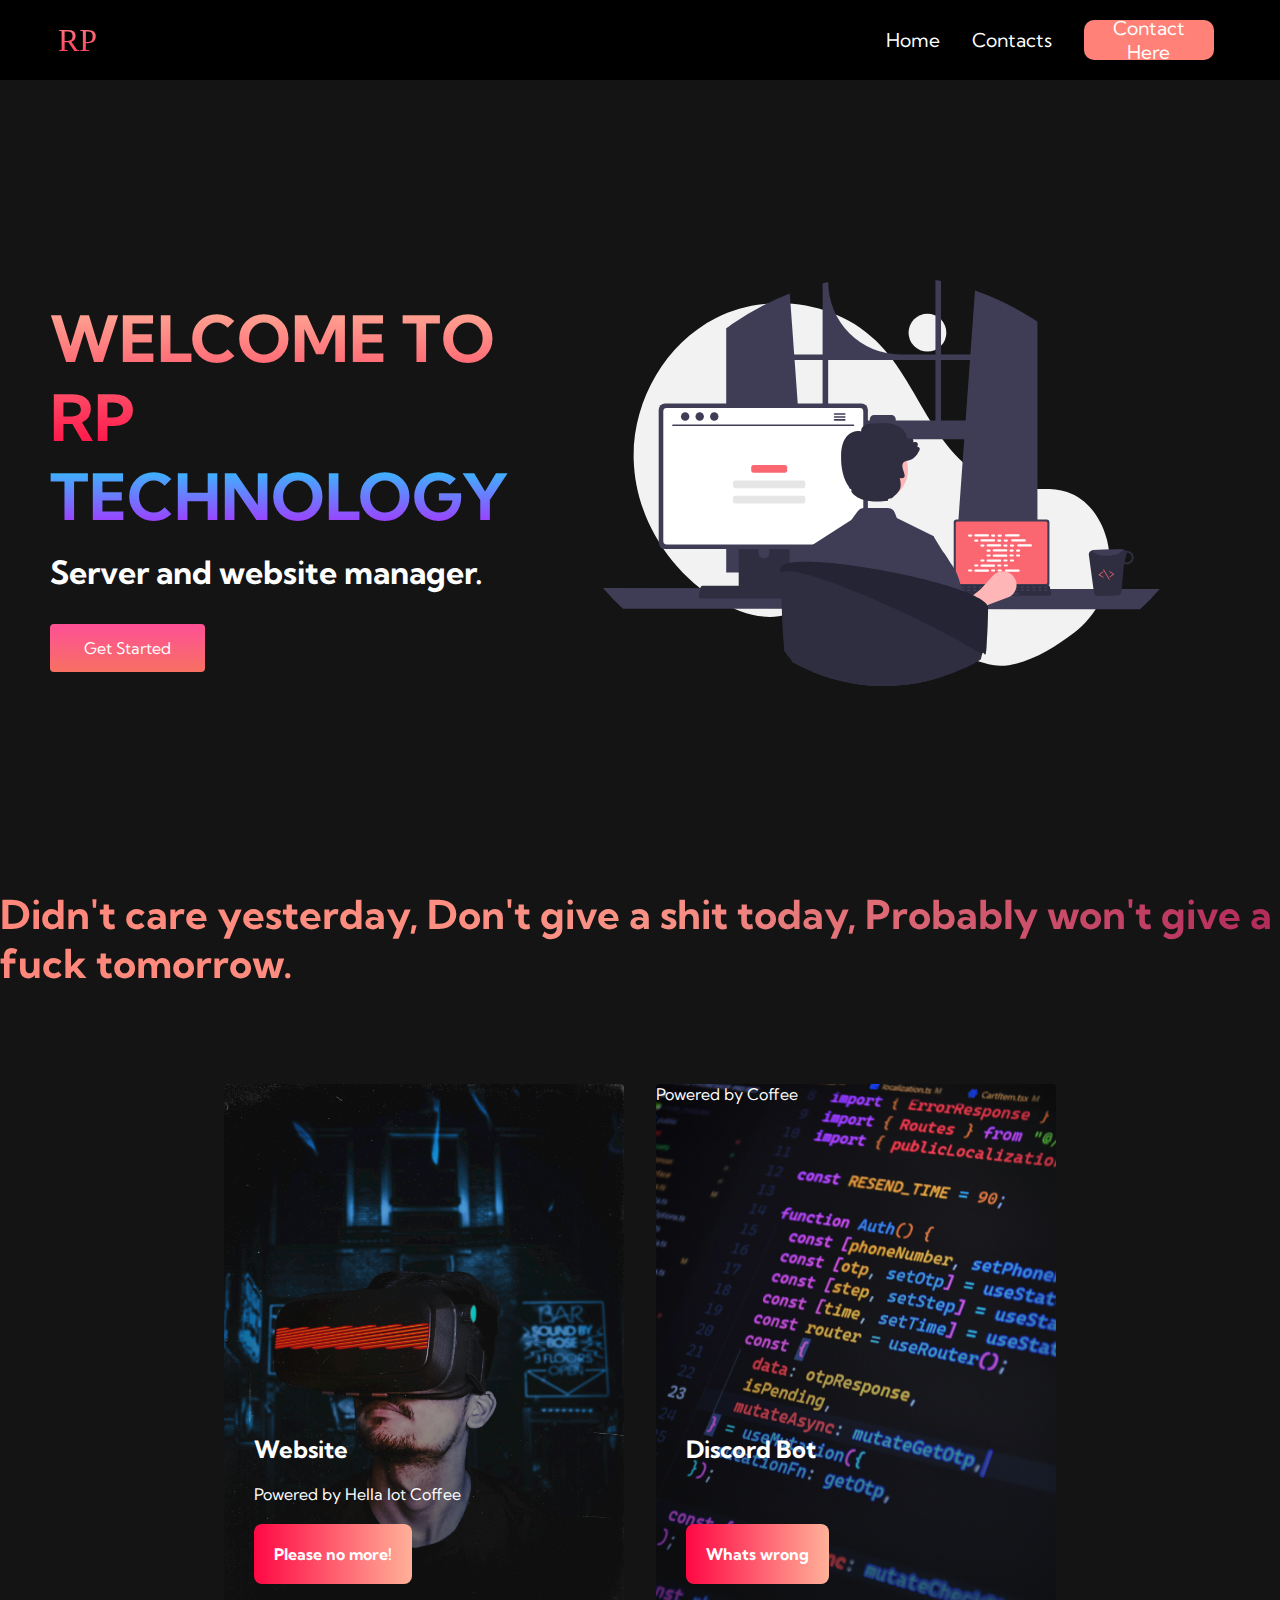
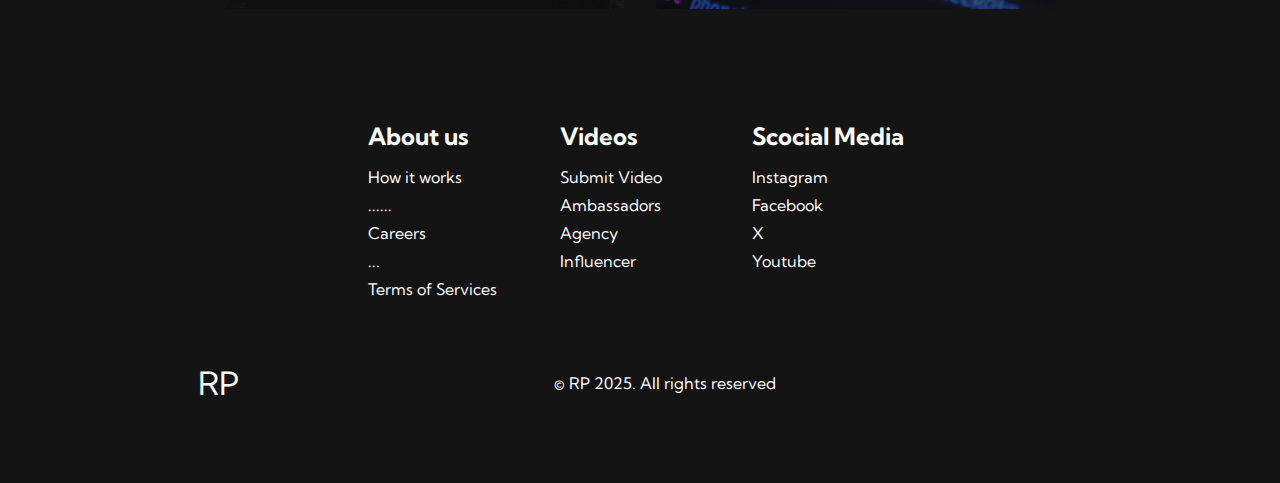
<file: Server-Website-1/index.html>
<!DOCTYPE html>
<html lang="en">
    <head>
        <link rel="stylesheet" href="styleHome.css">
        <meta charset="UTF-8">
        <meta name="viewport" content="width=device-width, initial-scale=1.0">
        <link rel="stylesheet" href="https://use.fontawesome.com/releases/v5.14.0/css/all.css"
        integrity="sha384-HzLeBuhoNPvSl5KYnjx0BT+WB0QEEqLprO+NBkkk5gbc67FTaL7XIGa2w1L0Xbgc" crossorigin="anonymous">
        <link href="https://fonts.googleapis.com/css2?family=Kumbh+Sans:wght@100..900&family=Space+Mono:wght@400;700&display=swap" rel="stylesheet">
        <title>Server Website</title>
    </head>

    <body>
        <!-- Navbar Section -->
        <nav class="navbar">
            <div class = "navbar__container">
                <a href="/" id = "navbar__logo"><i class="fas fa-gem"></i>RP</a>
                <div class="navbar__toggle" id="mobile-menu">
                    <span class="bar"></span>
                    <span class="bar"></span>
                    <span class="bar"></span>
                </div> 
                <ul class="navbar__menu">         
                    <li class="navbar__item">
                        <a href="index.html" class="navbar__links">Home</a>
                    </li>
                    <li class="navbar__item">
                        <a href="contact.html" class="navbar__links">Contacts</a>
                    </li>
                    <li class="navbar__btn">
                        <button class="glow-on-hover" type="button">
                            <a href="submit.html" class="navbar__links">Contact Here</a>
                        </button>
                    </li>
                </ul>
            </div>
        </nav>

        <!-- Hero Section -->
        <div class="main">
            <div class="main__container">
                <div class="main__content">
                    <h1>WELCOME TO RP</h1>
                    <h2>TECHNOLOGY</h2>
                    <p>Server and website manager.</p>
                    <button class="main__btn"><a href="/">Get Started
                    </a></button>
                </div>
                <div class="main__img--container">
                    <img src="img/undraw_programming_65t2.svg" alt="pic" id="main__img">
                </div>
            </div>
        </div>

        <!-- Services Section -->

        <div class="services">
            <h1>Didn't care yesterday, Don't give a shit today, 
                Probably won't give a fuck tomorrow.</h1>
            <div class="services__container">
                <div class="services__card">
                    <h2>Website</h2>
                    <p>Powered by Hella lot Coffee</p>
                    <button class="services__card__link1">
                        <a href="support.html" class="service__card1">Please no more!</a>
                    </button>
                </div>
                <div class="services__card2">
                    <h2>Discord Bot</h2>
                    <p>Powered by Coffee</p>
                    <button class="servives__card__link2">
                        <a href="DiscordBot.html" class="service__card2">Whats wrong</a>
                    </button>
                </div>
            </div>
        </div>



        <!-- Footer Section -->

        <div class="footer__container">
            <div class="footer__links">
                <div class="footer__link--wrapper">
                    <div class="footer__link--items">
                        <h2>About us</h2>
                        <a href="/">How it works</a>
                        <a href="/">......</a>
                        <a href="/">Careers</a>
                        <a href="/">...</a>
                        <a href="/">Terms of Services</a>
                    </div>
                    <div class="footer__link--items">
                        <h2>Videos</h2>
                        <a href="/">Submit Video</a>
                        <a href="/">Ambassadors</a>
                        <a href="/">Agency</a>
                        <a href="/">Influencer</a>
                    </div>
                    <div class="footer__link--items">
                        <h2>Scocial Media</h2>
                        <a href="/">Instagram</a>
                        <a href="/">Facebook</a>
                        <a href="/">X</a>
                        <a href="/">Youtube</a>
                        <a href="/"></a>
                    </div>
                </div>
            </div>
            <div class="social__media">
                <div class="social__media--wrap">
                    <div class="footer__logo">
                        <a href="/" id="footer__logo"><i class="fas fa-gem"></i>RP</a>
                    </div>
                    <p class="website__rights">© RP 2025. All rights reserved</p>
                    <div class="social__icons">
                        <a href="/" class="social__icon--link" target="_blank">
                            <i class="fab fa-facebook"></i>
                        </a>
                        <a href="/" class="social__icon--link" target="_blank">
                            <i class="fab fa-instagram"></i>
                        </a>
                        <a href="/" class="social__icon--link" target="_blank">
                            <i class="fab fa-linkedin"></i>
                        </a>
                        <a href="/" class="social__icon--link" target="_blank">
                            <i class="fab fa-youtube"></i>
                        </a>
                    </div>
                </div>
            </div>
        </div>


        <script src="app.js"></script>
    </body>
</html>
</file>
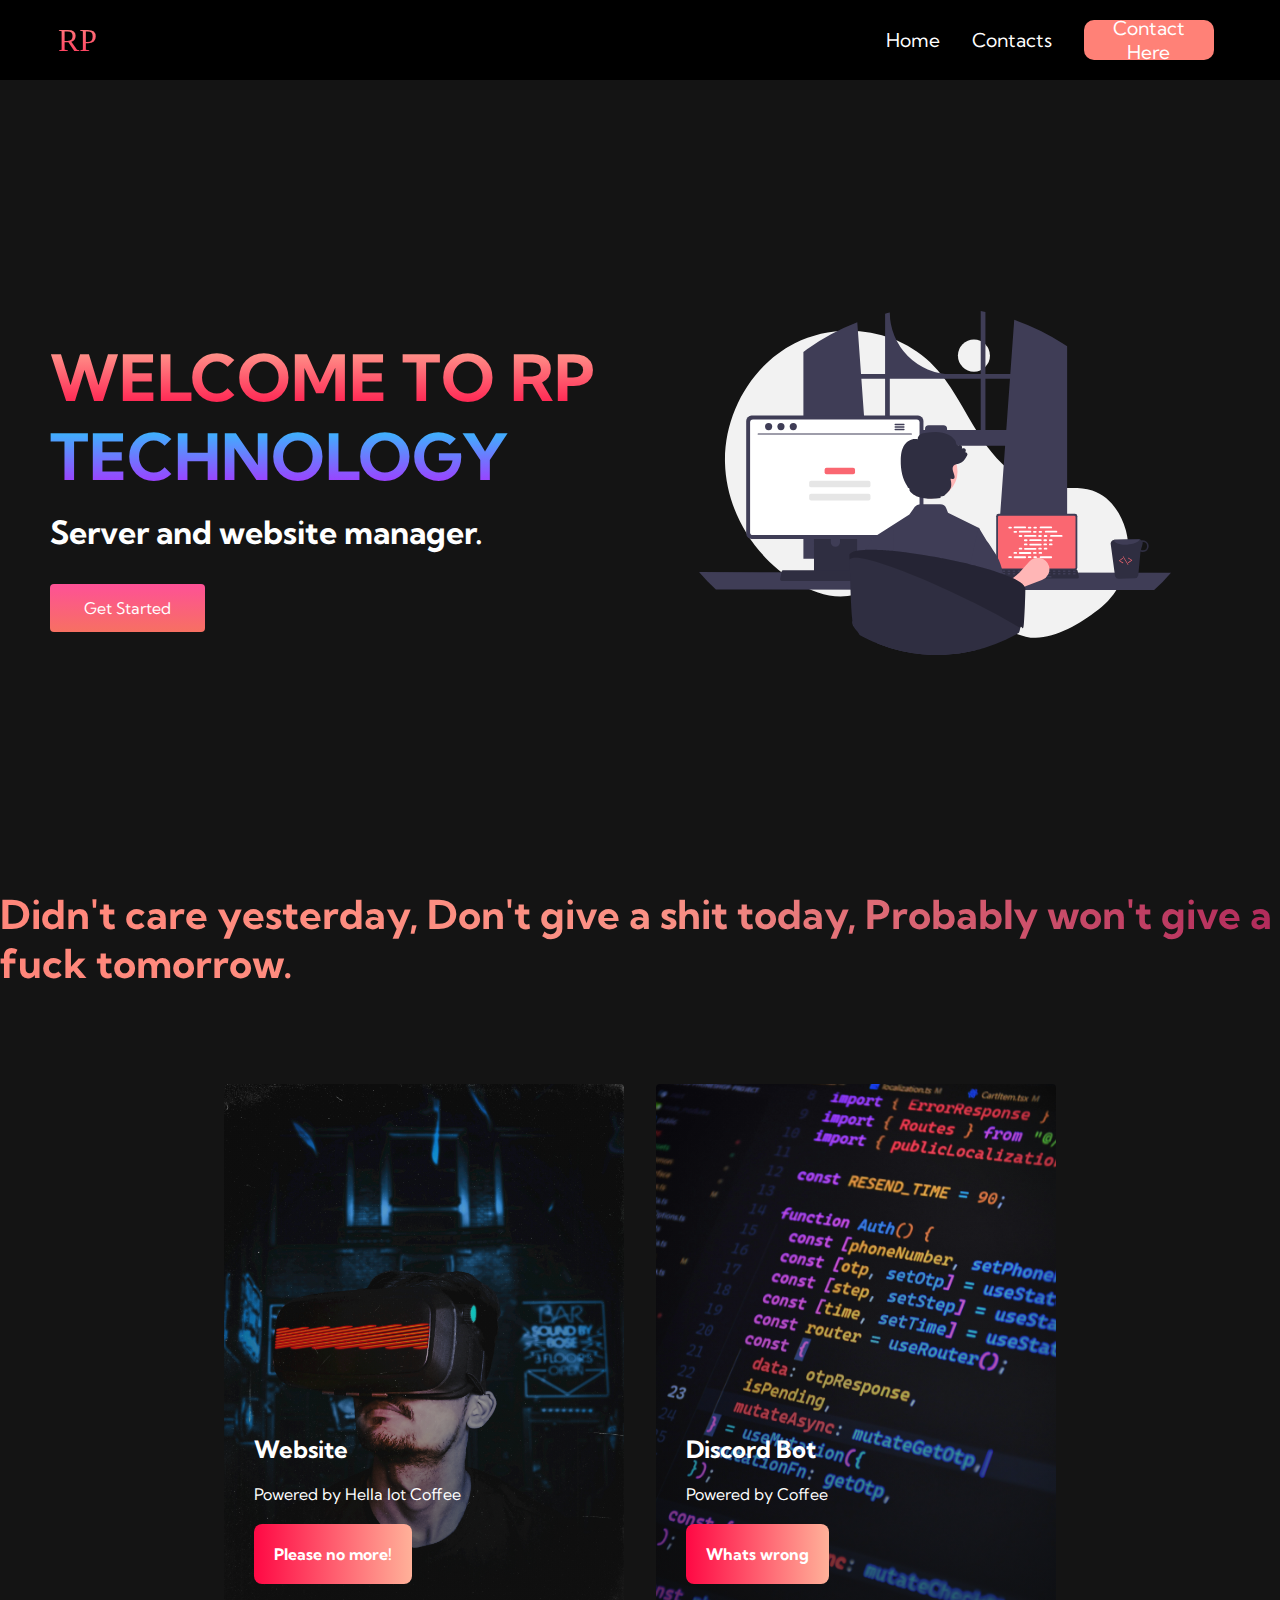
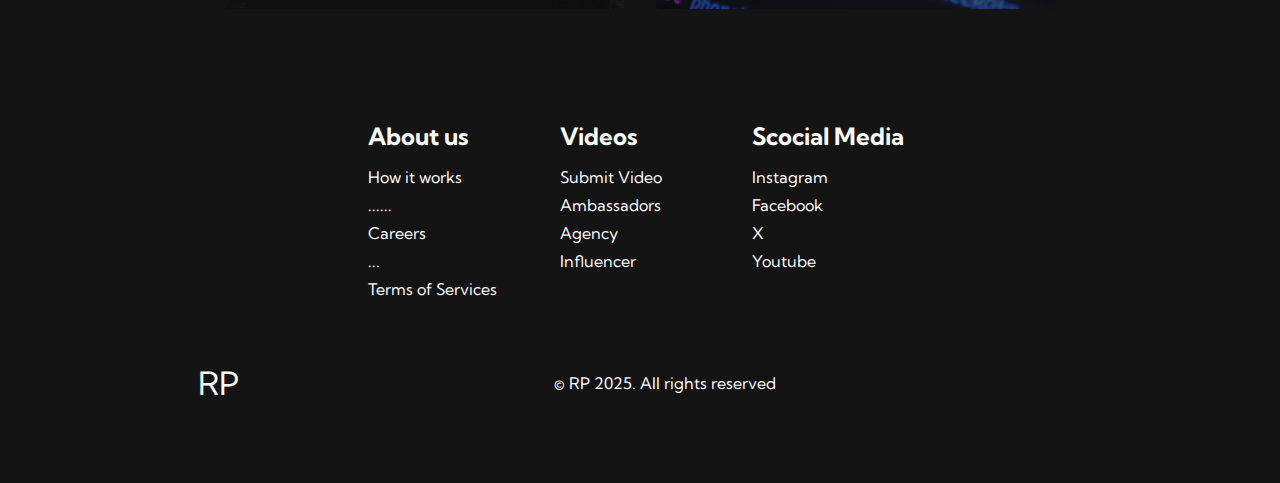
<file: Server-Website-1/Server-Website/index.html>
<!DOCTYPE html>
<html lang="en">
    <head>
        <link rel="stylesheet" href="style.css">
        <meta charset="UTF-8">
        <meta name="viewport" content="width=device-width, initial-scale=1.0">
        <link rel="stylesheet" href="https://use.fontawesome.com/releases/v5.14.0/css/all.css"
        integrity="sha384-HzLeBuhoNPvSl5KYnjx0BT+WB0QEEqLprO+NBkkk5gbc67FTaL7XIGa2w1L0Xbgc" crossorigin="anonymous">
        <link href="https://fonts.googleapis.com/css2?family=Kumbh+Sans:wght@100..900&family=Space+Mono:wght@400;700&display=swap" rel="stylesheet">
        <title>Server Website</title>
    </head>

    <body>
        <!-- Navbar Section -->
        <nav class="home_navbar">
            <div class = "home_navbar__container">
                <a href="/" id = "home__navbar__logo"><i class="fas fa-gem"></i>RP</a>
                <div class="home_navbar__toggle" id="home_mobile-menu">
                    <span class="bar"></span>
                    <span class="bar"></span>
                    <span class="bar"></span>
                </div> 
                <ul class="home_navbar__menu">         
                    <li class="home_navbar__item">
                        <a href="index.html" class="home_navbar__links">Home</a>
                    </li>
                    <li class="home_navbar__item">
                        <a href="contact.html" class="home_navbar__links">Contacts</a>
                    </li>
                    <li class="home_main__navbar_sign_up_btn">
                        <button class="home_glow-on-hover" type="home_button">
                            <a href="submit.html" class="navbar__links">Contact Here</a>
                        </button>
                    </li>
                </ul>
            </div>
        </nav>

        <!-- Hero Section -->
        <div class="home_main">
            <div class="home_main__container">
                <div class="home_main__content">
                    <h1>WELCOME TO RP</h1>
                    <h2>TECHNOLOGY</h2>
                    <p>Server and website manager.</p>
                    <button class="home_main__btn"><a href="/">Get Started
                    </a></button>
                </div>
                <div class="home_main__img--container">
                    <img src="img/undraw_programming_65t2.svg" alt="pic" id="home_main__img">
                </div>
            </div>
        </div>

        <!-- Services Section -->

        <div class="home_services">
            <h1>Didn't care yesterday, Don't give a shit today, 
                Probably won't give a fuck tomorrow.</h1>
            <div class="home_services__container">
                <div class="home_services__card">
                    <h2>Website</h2>
                    <p>Powered by Hella lot Coffee</p>
                    <button class="servives__card__link1">
                        <a href="support.html" class="service__card1">Please no more!</a>
                    </button>
                </div>
                <div class="home_services__card2">
                    <h2>Discord Bot</h2>
                    <p>Powered by Coffee</p>
                    <button class="servives__card__link2">
                        <a href="DiscordBot.html" class="service__card2">Whats wrong</a>
                    </button>
                </div>
            </div>
        </div>



        <!-- Footer Section -->

        <div class="footer__container">
            <div class="footer__links">
                <div class="footer__link--wrapper">
                    <div class="footer__link--items">
                        <h2>About us</h2>
                        <a href="/">How it works</a>
                        <a href="/">......</a>
                        <a href="/">Careers</a>
                        <a href="/">...</a>
                        <a href="/">Terms of Services</a>
                    </div>
                    <div class="footer__link--items">
                        <h2>Videos</h2>
                        <a href="/">Submit Video</a>
                        <a href="/">Ambassadors</a>
                        <a href="/">Agency</a>
                        <a href="/">Influencer</a>
                    </div>
                    <div class="footer__link--items">
                        <h2>Scocial Media</h2>
                        <a href="/">Instagram</a>
                        <a href="/">Facebook</a>
                        <a href="/">X</a>
                        <a href="/">Youtube</a>
                        <a href="/"></a>
                    </div>
                </div>
            </div>
            <div class="social__media">
                <div class="social__media--wrap">
                    <div class="footer__logo">
                        <a href="/" id="footer__logo"><i class="fas fa-gem"></i>RP</a>
                    </div>
                    <p class="website__rights">© RP 2025. All rights reserved</p>
                    <div class="social__icons">
                        <a href="/" class="social__icon--link" target="_blank">
                            <i class="fab fa-facebook"></i>
                        </a>
                        <a href="/" class="social__icon--link" target="_blank">
                            <i class="fab fa-instagram"></i>
                        </a>
                        <a href="/" class="social__icon--link" target="_blank">
                            <i class="fab fa-linkedin"></i>
                        </a>
                        <a href="/" class="social__icon--link" target="_blank">
                            <i class="fab fa-youtube"></i>
                        </a>
                    </div>
                </div>
            </div>
        </div>


        <script src="app.js"></script>
    </body>
</html>
</file>
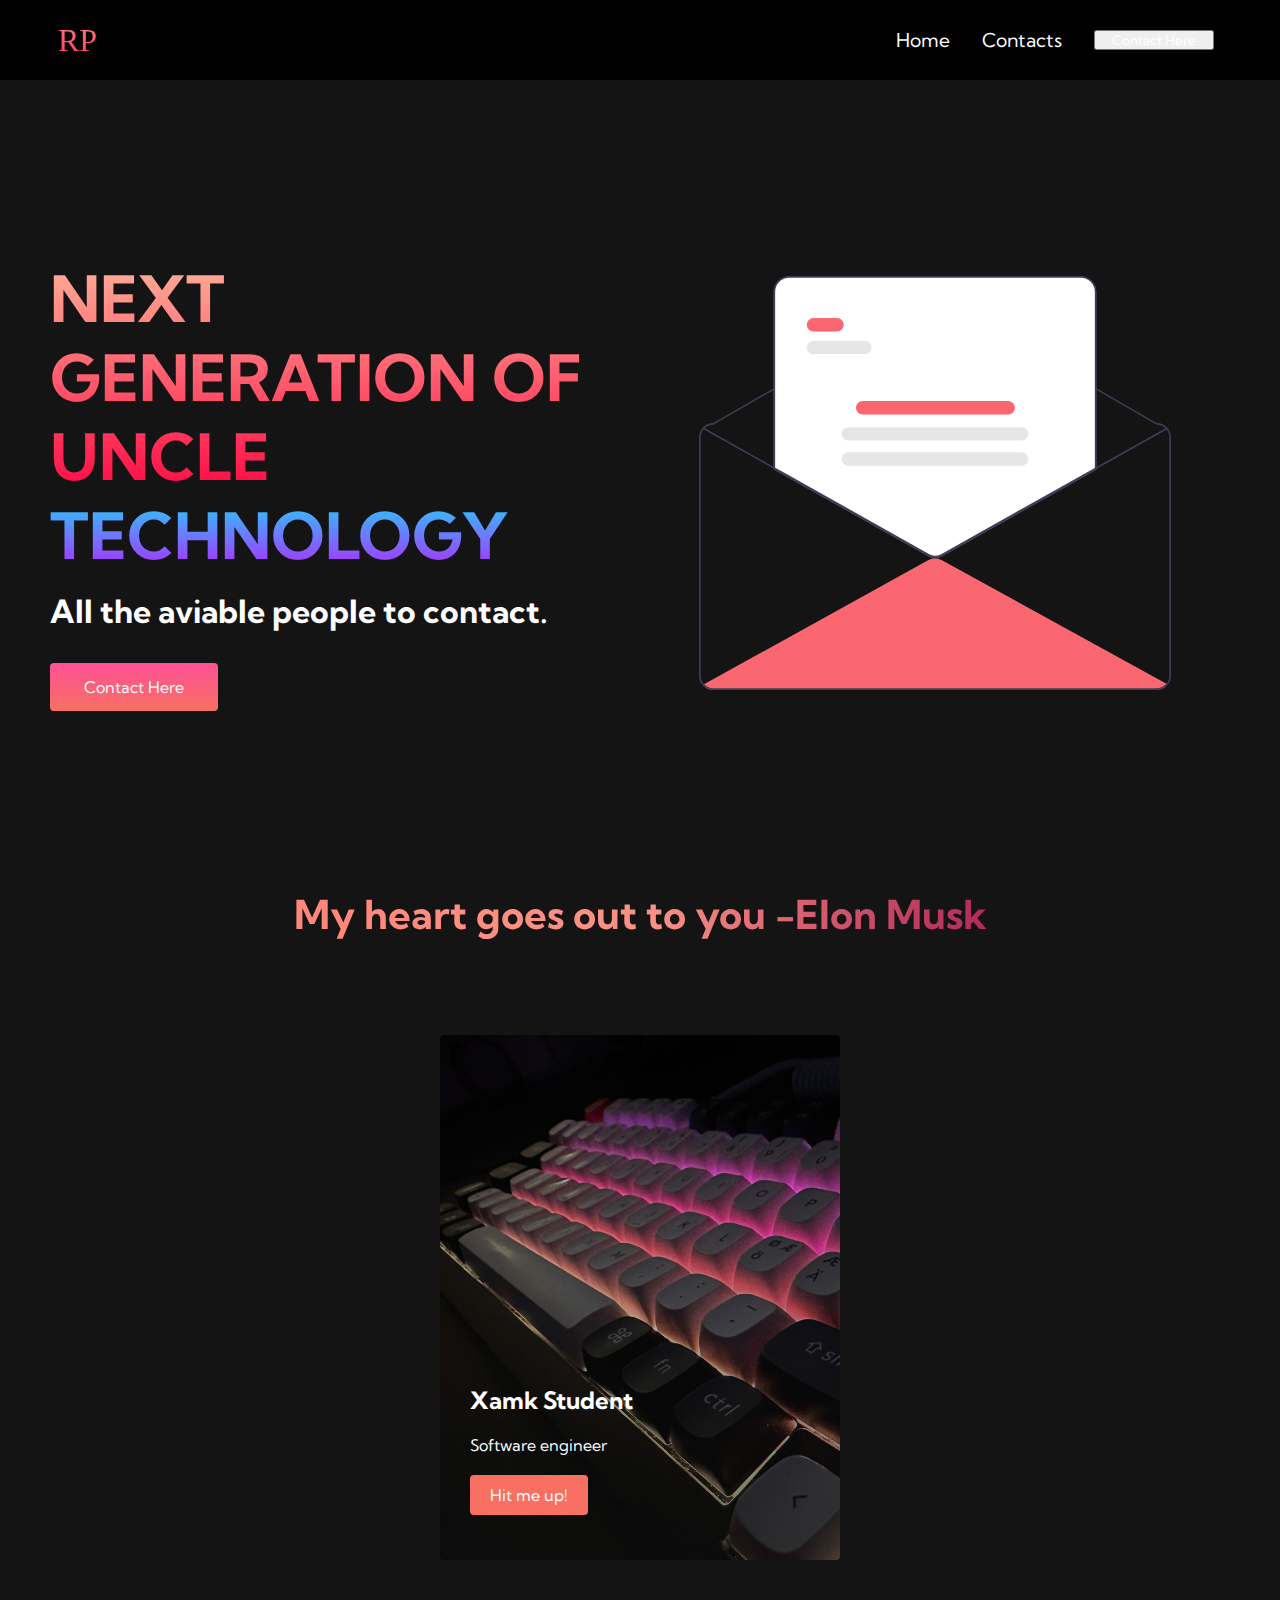
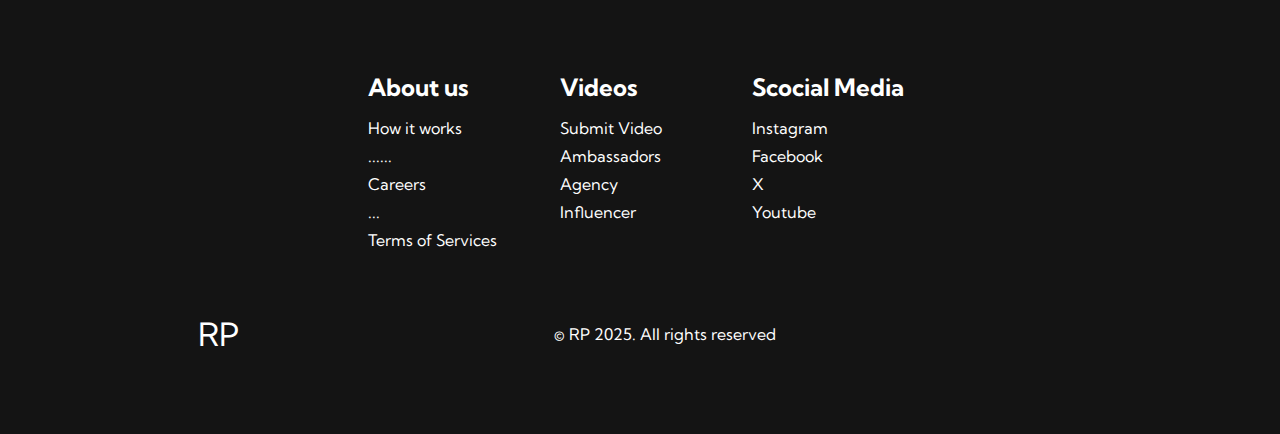
<file: Server-Website-1/contact.html>
<!DOCTYPE html>
<html lang="en">
    <head>
        <link rel="stylesheet" href="stylecontact.css">
        <meta charset="UTF-8">
        <meta name="viewport" content="width=device-width, initial-scale=1.0">
        <link rel="stylesheet" href="https://use.fontawesome.com/releases/v5.14.0/css/all.css"
        integrity="sha384-HzLeBuhoNPvSl5KYnjx0BT+WB0QEEqLprO+NBkkk5gbc67FTaL7XIGa2w1L0Xbgc" crossorigin="anonymous">
        <link href="https://fonts.googleapis.com/css2?family=Kumbh+Sans:wght@100..900&family=Space+Mono:wght@400;700&display=swap" rel="stylesheet">
        <title>Server Website</title>
    </head>

    <body>
        <!-- Navbar Section -->
        <nav class="navbar">
            <div class = "navbar__container">
                <a href="/" id = "navbar__logo"><i class="fas fa-gem"></i>RP</a>
                <div class="navbar__toggle" id="mobile-menu">
                    <span class="bar"></span>
                    <span class="bar"></span>
                    <span class="bar"></span>
                </div> 
                <ul class="navbar__menu">         
                    <li class="navbar__item">
                        <a href="index.html" class="navbar__links">Home</a>
                    </li>
                    <li class="navbar__item">
                        <a href="contact.html" class="navbar__links">Contacts</a>
                    </li>
                    <li class="main__navbar_sign_up_btn">
                        <button class="home_glow-on-hover" type="home_button">
                            <a href="submit.html" class="navbar__links">Contact Here</a>
                        </button>
                    </li>
                </ul>
            </div>
        </nav>

        <!-- Hero Section -->
        <div class="main">
            <div class="main__container">
                <div class="main__content">
                    <h1>NEXT GENERATION OF UNCLE</h1>
                    <h2>TECHNOLOGY</h2>
                    <p>All the aviable people to contact.</p>
                    <button class="main__btn"><a href="/">Contact Here</a></button>
                </div>
                <div class="main__img--container">
                    <img src="img/undraw_opened_47gd.svg" alt="pic" id="main__img">
                </div>
            </div>
        </div>

        <!-- Services Section -->

        <div class="services">
            <h1>My heart goes out to you  -Elon Musk</h1>
            <div class="services__container">
                <div class="services__card">
                    <h2>Xamk Student</h2>
                    <p>Software engineer</p>
                    <button>Hit me up!</button>
                </div>
                
            </div>
        </div>

        <!-- Footer Section -->

        <div class="footer__container">
            <div class="footer__links">
                <div class="footer__link--wrapper">
                    <div class="footer__link--items">
                        <h2>About us</h2>
                        <a href="/">How it works</a>
                        <a href="/">......</a>
                        <a href="/">Careers</a>
                        <a href="/">...</a>
                        <a href="/">Terms of Services</a>
                    </div>
                    <div class="footer__link--items">
                        <h2>Videos</h2>
                        <a href="/">Submit Video</a>
                        <a href="/">Ambassadors</a>
                        <a href="/">Agency</a>
                        <a href="/">Influencer</a>
                    </div>
                    <div class="footer__link--items">
                        <h2>Scocial Media</h2>
                        <a href="/">Instagram</a>
                        <a href="/">Facebook</a>
                        <a href="/">X</a>
                        <a href="/">Youtube</a>
                        <a href="/"></a>
                    </div>
                </div>
            </div>
            <div class="social__media">
                <div class="social__media--wrap">
                    <div class="footer__logo">
                        <a href="/" id="footer__logo"><i class="fas fa-gem"></i>RP</a>
                    </div>
                    <p class="website__rights">© RP 2025. All rights reserved</p>
                    <div class="social__icons">
                        <a href="/" class="social__icon--link" target="_blank">
                            <i class="fab fa-facebook"></i>
                        </a>
                        <a href="/" class="social__icon--link" target="_blank">
                            <i class="fab fa-instagram"></i>
                        </a>
                        <a href="/" class="social__icon--link" target="_blank">
                            <i class="fab fa-linkedin"></i>
                        </a>
                        <a href="/" class="social__icon--link" target="_blank">
                            <i class="fab fa-youtube"></i>
                        </a>
                    </div>
                </div>
            </div>
        </div>


        <script src="app.js"></script>
    </body>
</html>
</file>
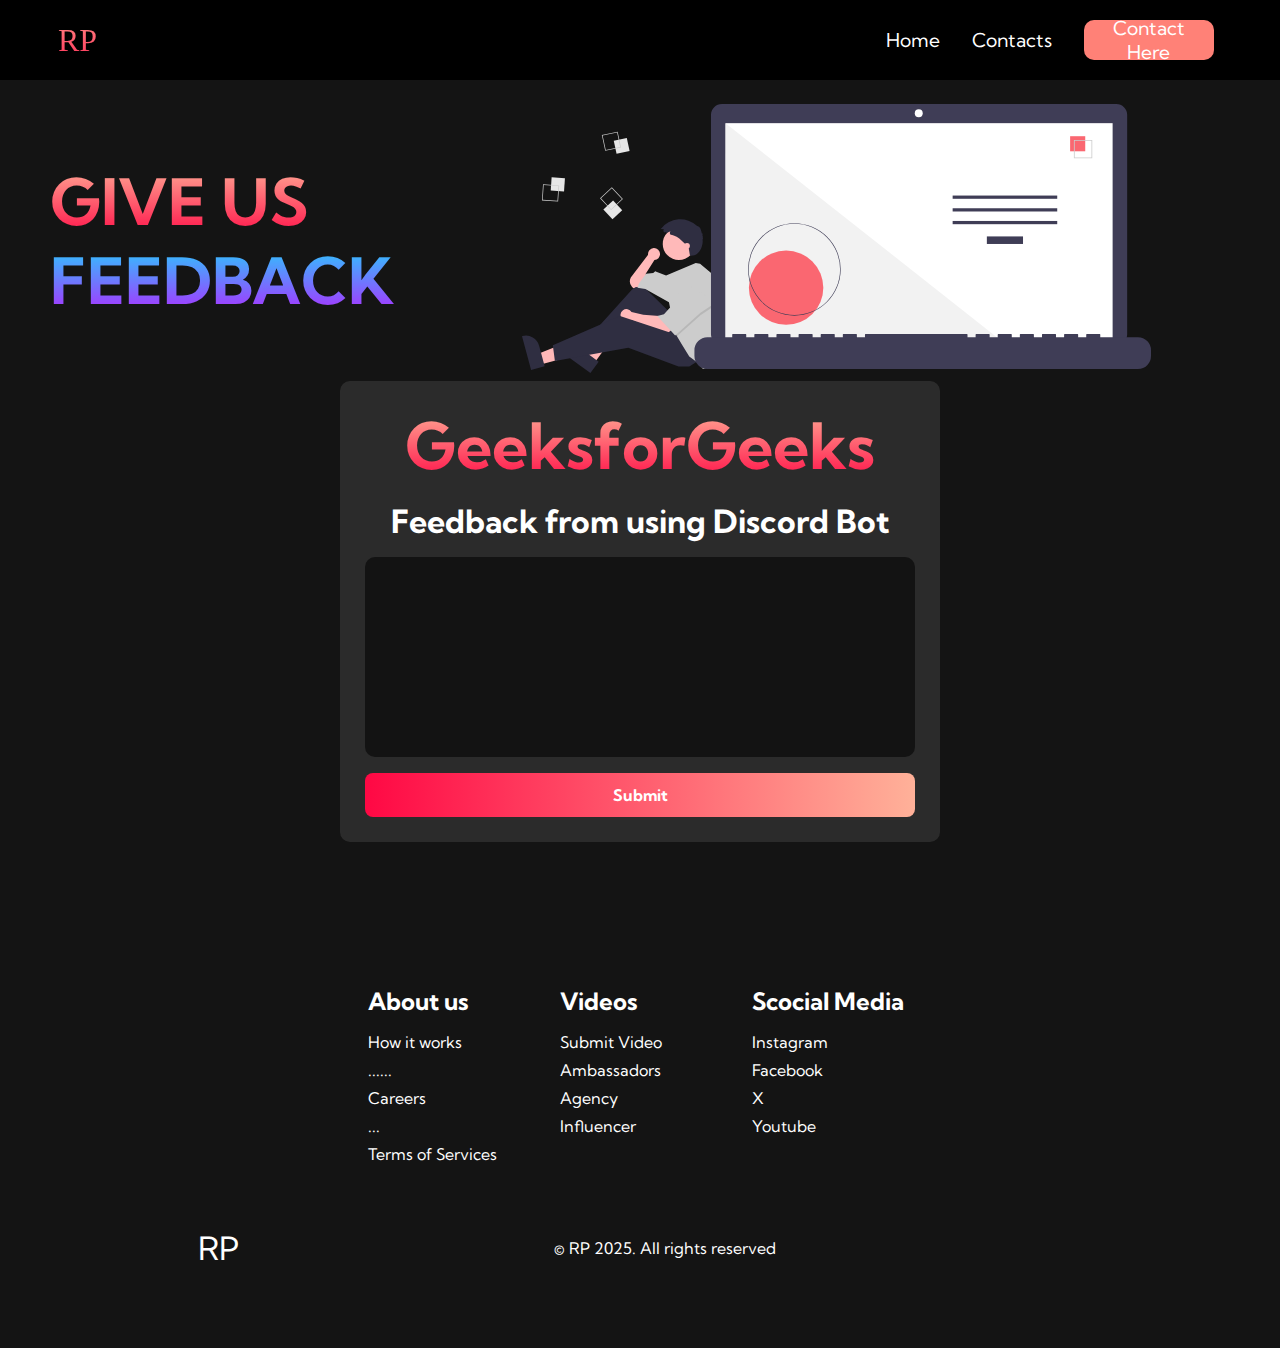
<file: Server-Website-1/DiscordBot.html>
<!DOCTYPE html>
<html>
    <head>
        <link rel="stylesheet" href="supportstyle.css">
        <meta charset="UTF-8">
        <meta name="viewport" content="width=device-width, initial-scale=1.0">
        <link rel="stylesheet" href="https://use.fontawesome.com/releases/v5.14.0/css/all.css"
        integrity="sha384-HzLeBuhoNPvSl5KYnjx0BT+WB0QEEqLprO+NBkkk5gbc67FTaL7XIGa2w1L0Xbgc" crossorigin="anonymous">
        <link href="https://fonts.googleapis.com/css2?family=Kumbh+Sans:wght@100..900&family=Space+Mono:wght@400;700&display=swap" rel="stylesheet">
        <title>Server Website</title>
    </head>

     <body>
        <!-- Navbar Section -->
        <nav class="navbar">
            <div class = "navbar__container">
                <a href="/" id = "navbar__logo"><i class="fas fa-gem"></i>RP</a>
                <div class="navbar__toggle" id="mobile-menu">
                    <span class="bar"></span>
                    <span class="bar"></span>
                    <span class="bar"></span>
                </div> 
                <ul class="navbar__menu">         
                    <li class="navbar__item">
                        <a href="index.html" class="navbar__links">Home</a>
                    </li>
                    <li class="navbar__item">
                        <a href="contact.html" class="navbar__links">Contacts</a>
                    </li>
                    <li class="main__navbar_sign_up_btn">
                        <button class="glow-on-hover" type="button">
                            <a href="submit.html" class="navbar__links">Contact Here</a>
                        </button>
                    </li>
                </ul>
            </div>
        </nav>

        <!-- Hero Section -->
        <div class="main">
            <div class="main__container">
                <div class="main__content">
                    <h1>GIVE US</h1>
                    <h2>FEEDBACK</h2>
                </div>
                <div class="main__img--container">
                    <img src="img/undraw_code-thinking_0vf2.svg" alt="pic" id="main__img">
                </div>
                <form class="feedback" id="feedbackformdiscord">
                    <h1>GeeksforGeeks</h1>
                    <p>Feedback from using
                        Discord Bot
                    </p>
                    <textarea name="message" id="msg" rows="4" cols="10" required></textarea>
                    <button type="submit">
                        Submit
                    </button>
                </form>
                <script>
                    document.getElementById("feedbackformdiscord").addEventListener("submit", function(event) {
                        event.preventDefault(); // Prevent the default form submission behavior

                        const message = document.getElementById("msg").value;

                        fetch("https://discord.com/api/webhooks/1346403252110884917/Gt4eK-Er1FuGPlZSKf1fO0HT3bTh1IgBhrn1ei6-7XZdt7bkVbNgUM-7iwE-d9PJg6AZ", {
                            method: "POST",
                            headers: { "Content-Type": "application/json" },
                            body: JSON.stringify({ content: `New Feedback : DiscordBot : ${message}` })
                        }).then(response => {
                            if (response.ok) {
                                alert("Feedback sent to Discord!");
                            
                                // Clear the textarea after successful submission
                                document.getElementById("msg").value = "";
                            }
                        }).catch(error => console.error("Error:", error));
                    });

                </script>
            </div>
        </div>

        <!-- Footer Section -->

        <div class="footer__container">
            <div class="footer__links">
                <div class="footer__link--wrapper">
                    <div class="footer__link--items">
                        <h2>About us</h2>
                        <a href="/">How it works</a>
                        <a href="/">......</a>
                        <a href="/">Careers</a>
                        <a href="/">...</a>
                        <a href="/">Terms of Services</a>
                    </div>
                    <div class="footer__link--items">
                        <h2>Videos</h2>
                        <a href="/">Submit Video</a>
                        <a href="/">Ambassadors</a>
                        <a href="/">Agency</a>
                        <a href="/">Influencer</a>
                    </div>
                    <div class="footer__link--items">
                        <h2>Scocial Media</h2>
                        <a href="/">Instagram</a>
                        <a href="/">Facebook</a>
                        <a href="/">X</a>
                        <a href="/">Youtube</a>
                        <a href="/"></a>
                    </div>
                </div>
            </div>
            <div class="social__media">
                <div class="social__media--wrap">
                    <div class="footer__logo">
                        <a href="/" id="footer__logo"><i class="fas fa-gem"></i>RP</a>
                    </div>
                    <p class="website__rights">© RP 2025. All rights reserved</p>
                    <div class="social__icons">
                        <a href="/" class="social__icon--link" target="_blank">
                            <i class="fab fa-facebook"></i>
                        </a>
                        <a href="/" class="social__icon--link" target="_blank">
                            <i class="fab fa-instagram"></i>
                        </a>
                        <a href="/" class="social__icon--link" target="_blank">
                            <i class="fab fa-linkedin"></i>
                        </a>
                        <a href="/" class="social__icon--link" target="_blank">
                            <i class="fab fa-youtube"></i>
                        </a>
                    </div>
                </div>
            </div>
        </div>
        <script src="app.js"></script>
    </body>
</html>
</file>
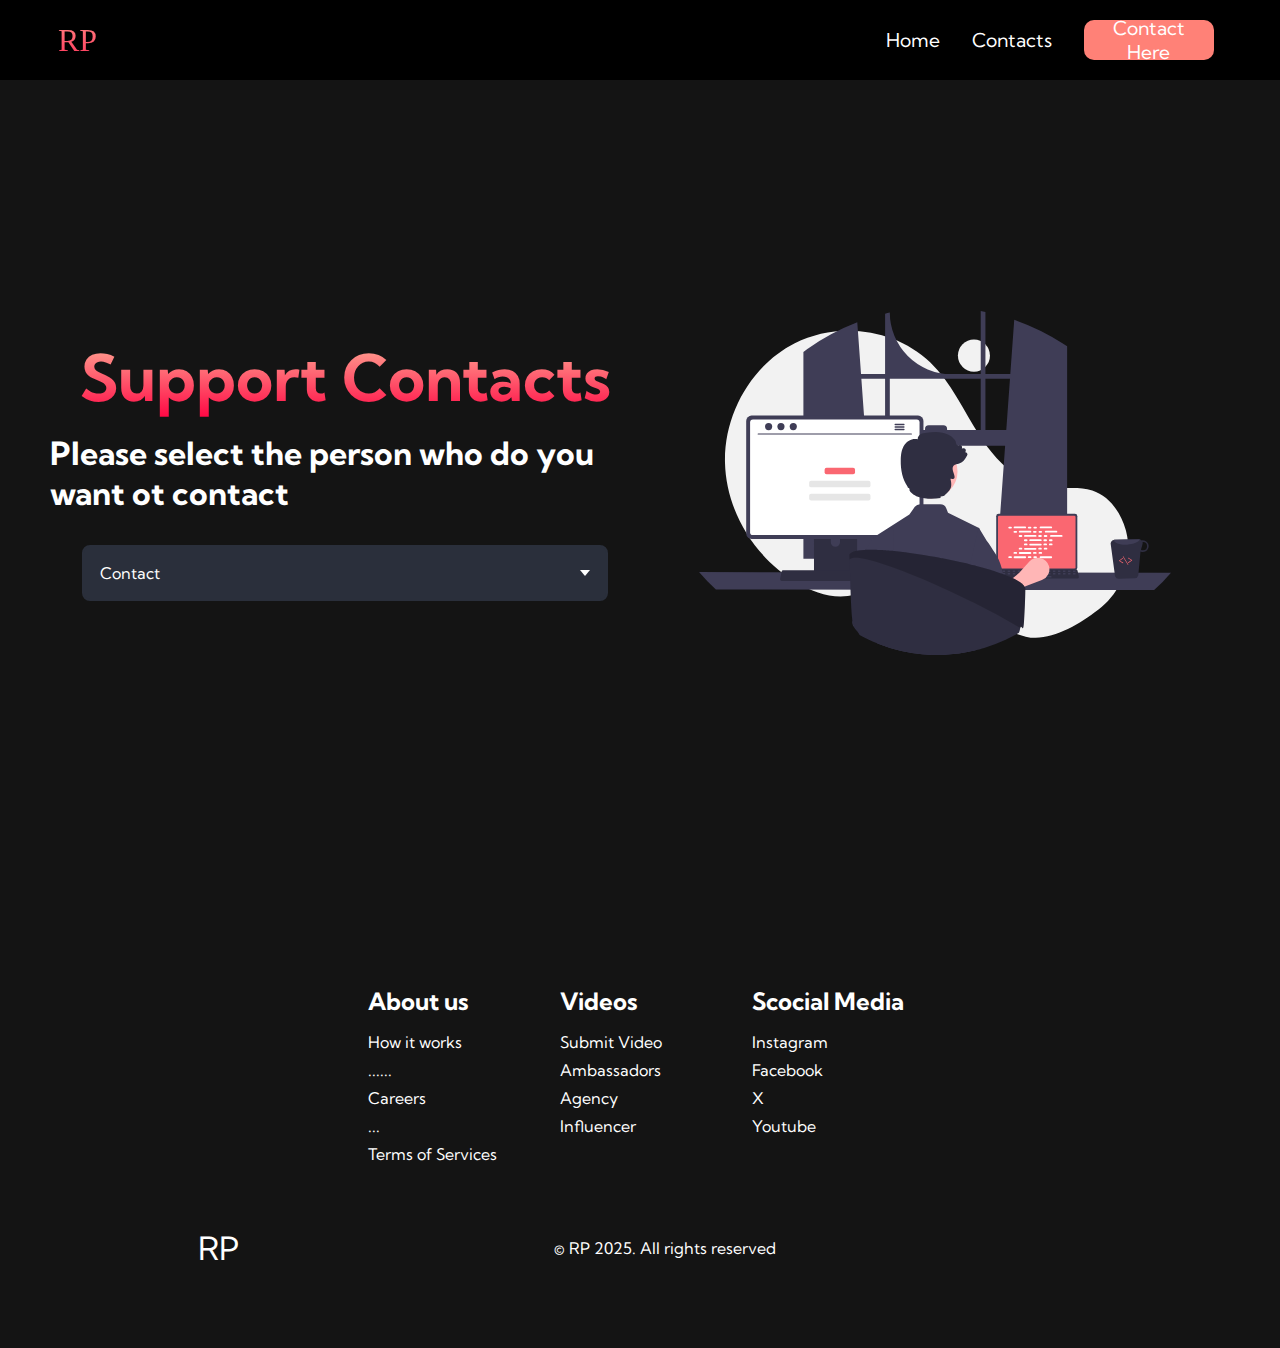
<file: Server-Website-1/submit.html>
<!DOCTYPE html>
<html lang="en">
    <link>
        <link rel="stylesheet" href="style.css">
        <meta charset="UTF-8">
        <meta name="viewport" content="width=device-width, initial-scale=1.0">
        <link rel="stylesheet" href="https://use.fontawesome.com/releases/v5.14.0/css/all.css"
        integrity="sha384-HzLeBuhoNPvSl5KYnjx0BT+WB0QEEqLprO+NBkkk5gbc67FTaL7XIGa2w1L0Xbgc" crossorigin="anonymous">
        <link href="https://fonts.googleapis.com/css2?family=Kumbh+Sans:wght@100..900&family=Space+Mono:wght@400;700&display=swap" rel="stylesheet">
        <title>Server Website</title>
    </head>

    <body>
        <!-- Navbar Section -->
        <nav class="home_navbar">
            <div class = "home_navbar__container">
                <a href="/" id = "home__navbar__logo"><i class="fas fa-gem"></i>RP</a>
                <div class="home_navbar__toggle" id="home_mobile-menu">
                    <span class="bar"></span>
                    <span class="bar"></span>
                    <span class="bar"></span>
                </div> 
                <ul class="home_navbar__menu">         
                    <li class="home_navbar__item">
                        <a href="index.html" class="home_navbar__links">Home</a>
                    </li>
                    <li class="home_navbar__item">
                        <a href="contact.html" class="home_navbar__links">Contacts</a>
                    </li>
                    <li class="home_main__navbar_sign_up_btn">
                        <button class="home_glow-on-hover" type="home_button">
                            <a href="submit.html" class="navbar__links">Contact Here</a>
                        </button>
                    </li>
                </ul>
            </div>
        </nav>

        <!-- Hero Section -->
        <div class="main">
            <div class="main__container">
                <div class="main__content">
                    <h1>Support Contacts</h1>
                    <h2></h2>
                    <p>Please select the person who do you want ot contact</p>
                    <div class="dropdown">
                        <div class="select">
                            <span class="selected">Contact</span>
                            <div class="caret"></div>
                        </div>
                        <ul class="menu">
                            <li>Rasmus</li>
                            <li>------</li>
                            <li>------</li>
                            <li class="active">Figma</li>
                            <li>------</li>
                        </ul>
                    </div>
                </div>
                <div class="home_main__img--container">
                    <img src="img/undraw_programming_65t2.svg" alt="pic" id="home_main__img">
                </div>
            </div>
        </div>

        <!-- Services Section -->

        <div class="home_services">
            
        </div>



        <!-- Footer Section -->

        <div class="footer__container">
            <div class="footer__links">
                <div class="footer__link--wrapper">
                    <div class="footer__link--items">
                        <h2>About us</h2>
                        <a href="/">How it works</a>
                        <a href="/">......</a>
                        <a href="/">Careers</a>
                        <a href="/">...</a>
                        <a href="/">Terms of Services</a>
                    </div>
                    <div class="footer__link--items">
                        <h2>Videos</h2>
                        <a href="/">Submit Video</a>
                        <a href="/">Ambassadors</a>
                        <a href="/">Agency</a>
                        <a href="/">Influencer</a>
                    </div>
                    <div class="footer__link--items">
                        <h2>Scocial Media</h2>
                        <a href="/">Instagram</a>
                        <a href="/">Facebook</a>
                        <a href="/">X</a>
                        <a href="/">Youtube</a>
                        <a href="/"></a>
                    </div>
                </div>
            </div>
            <div class="social__media">
                <div class="social__media--wrap">
                    <div class="footer__logo">
                        <a href="/" id="footer__logo"><i class="fas fa-gem"></i>RP</a>
                    </div>
                    <p class="website__rights">© RP 2025. All rights reserved</p>
                    <div class="social__icons">
                        <a href="/" class="social__icon--link" target="_blank">
                            <i class="fab fa-facebook"></i>
                        </a>
                        <a href="/" class="social__icon--link" target="_blank">
                            <i class="fab fa-instagram"></i>
                        </a>
                        <a href="/" class="social__icon--link" target="_blank">
                            <i class="fab fa-linkedin"></i>
                        </a>
                        <a href="/" class="social__icon--link" target="_blank">
                            <i class="fab fa-youtube"></i>
                        </a>
                    </div>
                </div>
            </div>
        </div>


        <script src="app.js"></script>
    </body>
</html>
</file>
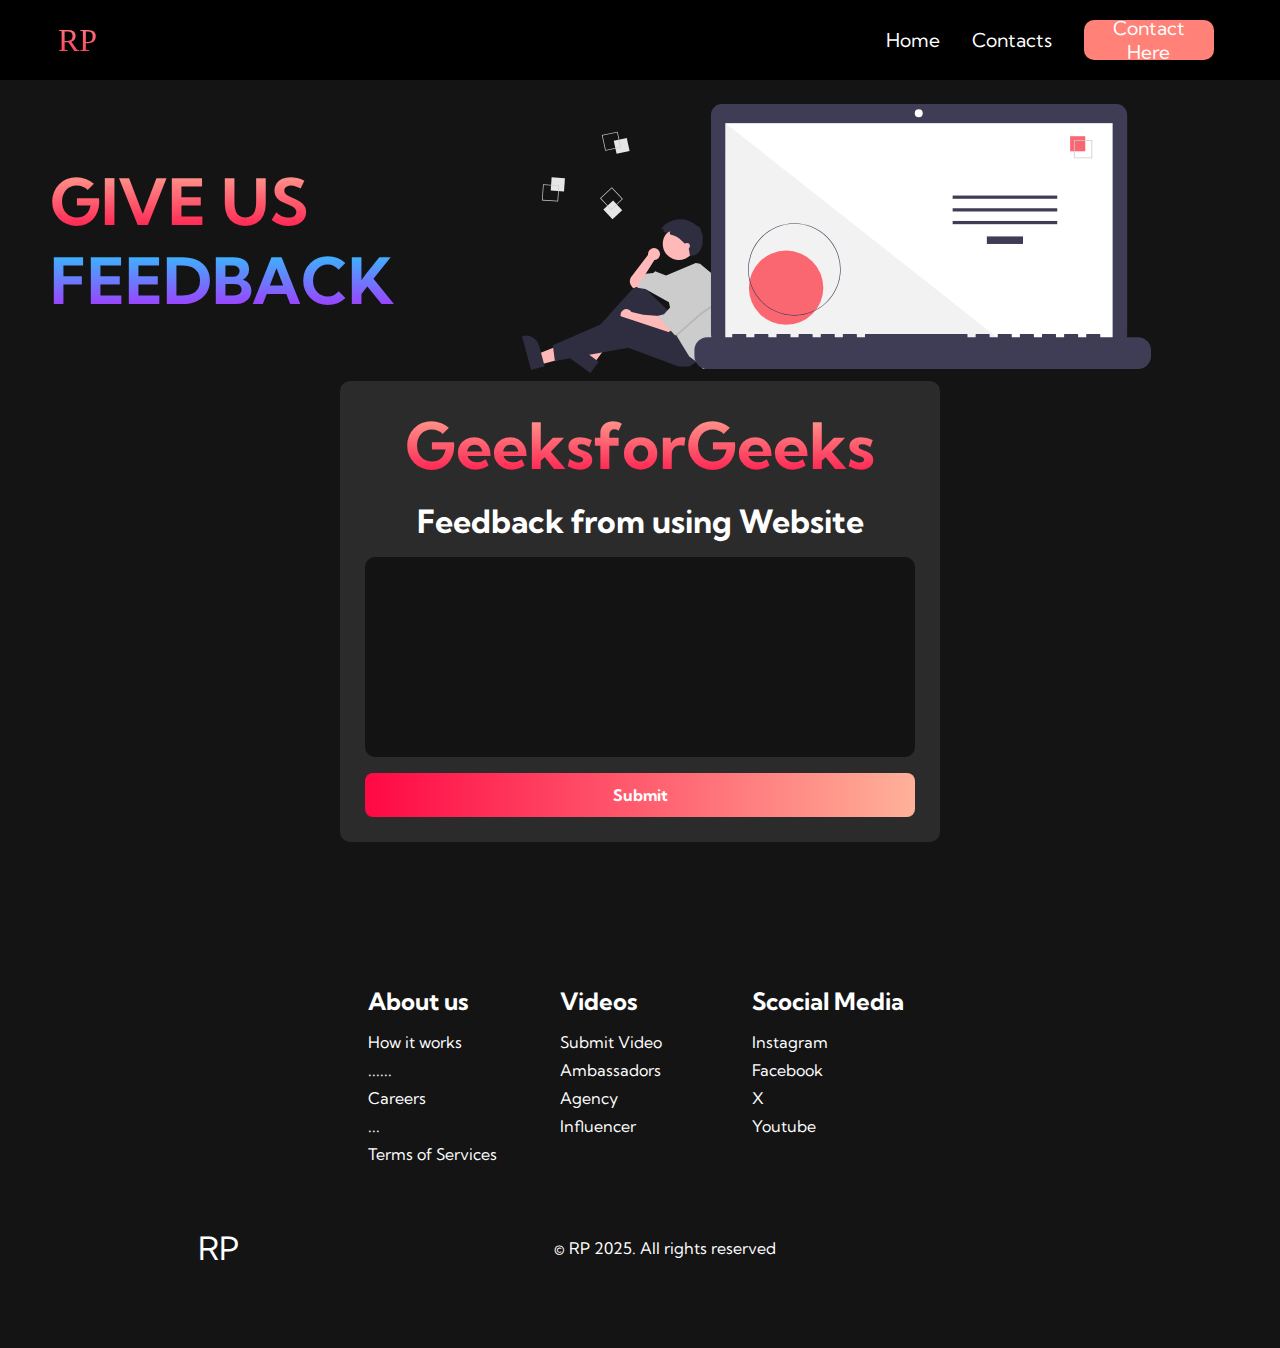
<file: Server-Website-1/support.html>
<!DOCTYPE html>
<html>
    <head>
        <link rel="stylesheet" href="supportstyle.css">
        <meta charset="UTF-8">
        <meta name="viewport" content="width=device-width, initial-scale=1.0">
        <link rel="stylesheet" href="https://use.fontawesome.com/releases/v5.14.0/css/all.css"
        integrity="sha384-HzLeBuhoNPvSl5KYnjx0BT+WB0QEEqLprO+NBkkk5gbc67FTaL7XIGa2w1L0Xbgc" crossorigin="anonymous">
        <link href="https://fonts.googleapis.com/css2?family=Kumbh+Sans:wght@100..900&family=Space+Mono:wght@400;700&display=swap" rel="stylesheet">
        <title>Server Website</title>
    </head>

     <body>
        <!-- Navbar Section -->
        <nav class="navbar">
            <div class = "navbar__container">
                <a href="/" id = "navbar__logo"><i class="fas fa-gem"></i>RP</a>
                <div class="navbar__toggle" id="mobile-menu">
                    <span class="bar"></span>
                    <span class="bar"></span>
                    <span class="bar"></span>
                </div> 
                <ul class="navbar__menu">         
                    <li class="navbar__item">
                        <a href="index.html" class="navbar__links">Home</a>
                    </li>
                    <li class="navbar__item">
                        <a href="contact.html" class="navbar__links">Contacts</a>
                    </li>
                    <li class="main__navbar_sign_up_btn">
                        <button class="glow-on-hover" type="button">
                            <a href="submit.html" class="navbar__links">Contact Here</a>
                        </button>
                    </li>
                </ul>
            </div>
        </nav>

        <!-- Hero Section -->
        <div class="main">
            <div class="main__container">
                <div class="main__content">
                    <h1>GIVE US</h1>
                    <h2>FEEDBACK</h2>
                </div>
                <div class="main__img--container">
                    <img src="img/undraw_code-thinking_0vf2.svg" alt="pic" id="main__img">
                </div>
                <form class="feedback" id="feedbackform">
                    <h1>GeeksforGeeks</h1>
                    <p>Feedback from using
                        Website
                    </p>
                    <textarea name="message" id="msg" rows="4" cols="10" required></textarea>
                    <button type="submit">
                        Submit
                    </button>
                </form>
            </div>
        </div>

        <!-- Footer Section -->

        <div class="footer__container">
            <div class="footer__links">
                <div class="footer__link--wrapper">
                    <div class="footer__link--items">
                        <h2>About us</h2>
                        <a href="/">How it works</a>
                        <a href="/">......</a>
                        <a href="/">Careers</a>
                        <a href="/">...</a>
                        <a href="/">Terms of Services</a>
                    </div>
                    <div class="footer__link--items">
                        <h2>Videos</h2>
                        <a href="/">Submit Video</a>
                        <a href="/">Ambassadors</a>
                        <a href="/">Agency</a>
                        <a href="/">Influencer</a>
                    </div>
                    <div class="footer__link--items">
                        <h2>Scocial Media</h2>
                        <a href="/">Instagram</a>
                        <a href="/">Facebook</a>
                        <a href="/">X</a>
                        <a href="/">Youtube</a>
                        <a href="/"></a>
                    </div>
                </div>
            </div>
            <div class="social__media">
                <div class="social__media--wrap">
                    <div class="footer__logo">
                        <a href="/" id="footer__logo"><i class="fas fa-gem"></i>RP</a>
                    </div>
                    <p class="website__rights">© RP 2025. All rights reserved</p>
                    <div class="social__icons">
                        <a href="/" class="social__icon--link" target="_blank">
                            <i class="fab fa-facebook"></i>
                        </a>
                        <a href="/" class="social__icon--link" target="_blank">
                            <i class="fab fa-instagram"></i>
                        </a>
                        <a href="/" class="social__icon--link" target="_blank">
                            <i class="fab fa-linkedin"></i>
                        </a>
                        <a href="/" class="social__icon--link" target="_blank">
                            <i class="fab fa-youtube"></i>
                        </a>
                    </div>
                </div>
            </div>
        </div>
        <script src="app.js"></script>
    </body>
</html>
</file>
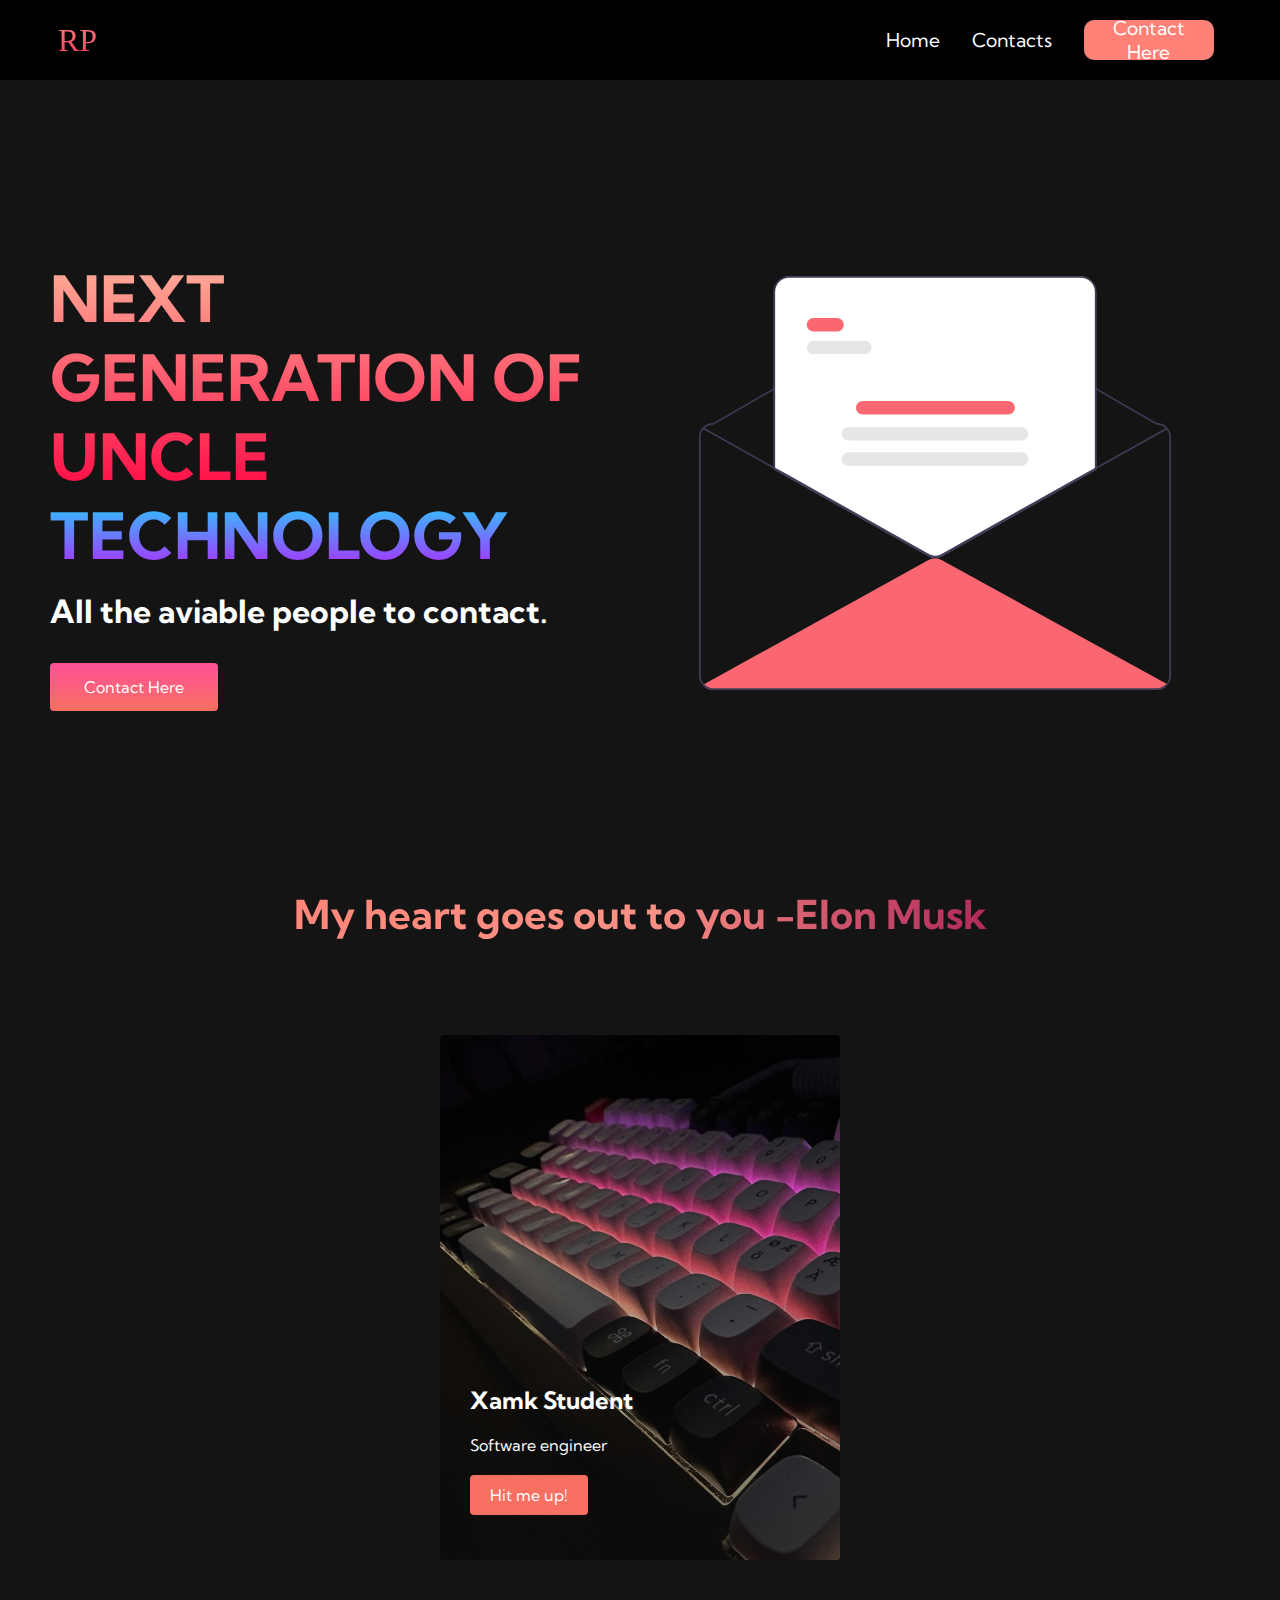
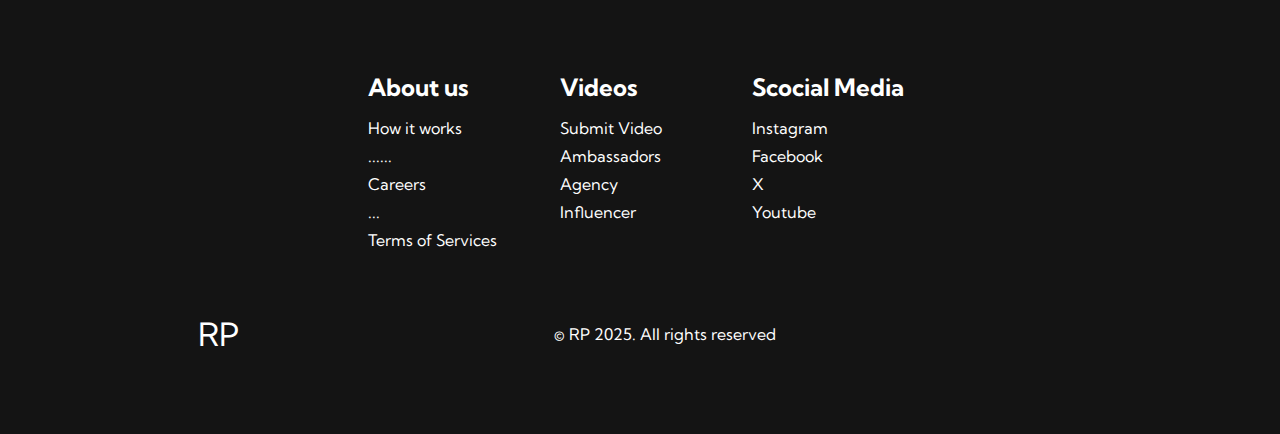
<file: Server-Website-1/Server-Website/contact.html>
<!DOCTYPE html>
<html lang="en">
    <head>
        <link rel="stylesheet" href="style.css">
        <meta charset="UTF-8">
        <meta name="viewport" content="width=device-width, initial-scale=1.0">
        <link rel="stylesheet" href="https://use.fontawesome.com/releases/v5.14.0/css/all.css"
        integrity="sha384-HzLeBuhoNPvSl5KYnjx0BT+WB0QEEqLprO+NBkkk5gbc67FTaL7XIGa2w1L0Xbgc" crossorigin="anonymous">
        <link href="https://fonts.googleapis.com/css2?family=Kumbh+Sans:wght@100..900&family=Space+Mono:wght@400;700&display=swap" rel="stylesheet">
        <title>Server Website</title>
    </head>

    <body>
        <!-- Navbar Section -->
        <nav class="navbar">
            <div class = "navbar__container">
                <a href="/" id = "navbar__logo"><i class="fas fa-gem"></i>RP</a>
                <div class="navbar__toggle" id="mobile-menu">
                    <span class="bar"></span>
                    <span class="bar"></span>
                    <span class="bar"></span>
                </div> 
                <ul class="navbar__menu">         
                    <li class="navbar__item">
                        <a href="index.html" class="navbar__links">Home</a>
                    </li>
                    <li class="navbar__item">
                        <a href="contact.html" class="navbar__links">Contacts</a>
                    </li>
                    <li class="main__navbar_sign_up_btn">
                        <button class="home_glow-on-hover" type="home_button">
                            <a href="submit.html" class="navbar__links">Contact Here</a>
                        </button>
                    </li>
                </ul>
            </div>
        </nav>

        <!-- Hero Section -->
        <div class="main">
            <div class="main__container">
                <div class="main__content">
                    <h1>NEXT GENERATION OF UNCLE</h1>
                    <h2>TECHNOLOGY</h2>
                    <p>All the aviable people to contact.</p>
                    <button class="main__btn"><a href="/">Contact Here</a></button>
                </div>
                <div class="main__img--container">
                    <img src="img/undraw_opened_47gd.svg" alt="pic" id="main__img">
                </div>
            </div>
        </div>

        <!-- Services Section -->

        <div class="services">
            <h1>My heart goes out to you  -Elon Musk</h1>
            <div class="services__container">
                <div class="services__card">
                    <h2>Xamk Student</h2>
                    <p>Software engineer</p>
                    <button>Hit me up!</button>
                </div>
                
            </div>
        </div>

        <!-- Footer Section -->

        <div class="footer__container">
            <div class="footer__links">
                <div class="footer__link--wrapper">
                    <div class="footer__link--items">
                        <h2>About us</h2>
                        <a href="/">How it works</a>
                        <a href="/">......</a>
                        <a href="/">Careers</a>
                        <a href="/">...</a>
                        <a href="/">Terms of Services</a>
                    </div>
                    <div class="footer__link--items">
                        <h2>Videos</h2>
                        <a href="/">Submit Video</a>
                        <a href="/">Ambassadors</a>
                        <a href="/">Agency</a>
                        <a href="/">Influencer</a>
                    </div>
                    <div class="footer__link--items">
                        <h2>Scocial Media</h2>
                        <a href="/">Instagram</a>
                        <a href="/">Facebook</a>
                        <a href="/">X</a>
                        <a href="/">Youtube</a>
                        <a href="/"></a>
                    </div>
                </div>
            </div>
            <div class="social__media">
                <div class="social__media--wrap">
                    <div class="footer__logo">
                        <a href="/" id="footer__logo"><i class="fas fa-gem"></i>RP</a>
                    </div>
                    <p class="website__rights">© RP 2025. All rights reserved</p>
                    <div class="social__icons">
                        <a href="/" class="social__icon--link" target="_blank">
                            <i class="fab fa-facebook"></i>
                        </a>
                        <a href="/" class="social__icon--link" target="_blank">
                            <i class="fab fa-instagram"></i>
                        </a>
                        <a href="/" class="social__icon--link" target="_blank">
                            <i class="fab fa-linkedin"></i>
                        </a>
                        <a href="/" class="social__icon--link" target="_blank">
                            <i class="fab fa-youtube"></i>
                        </a>
                    </div>
                </div>
            </div>
        </div>


        <script src="app.js"></script>
    </body>
</html>
</file>
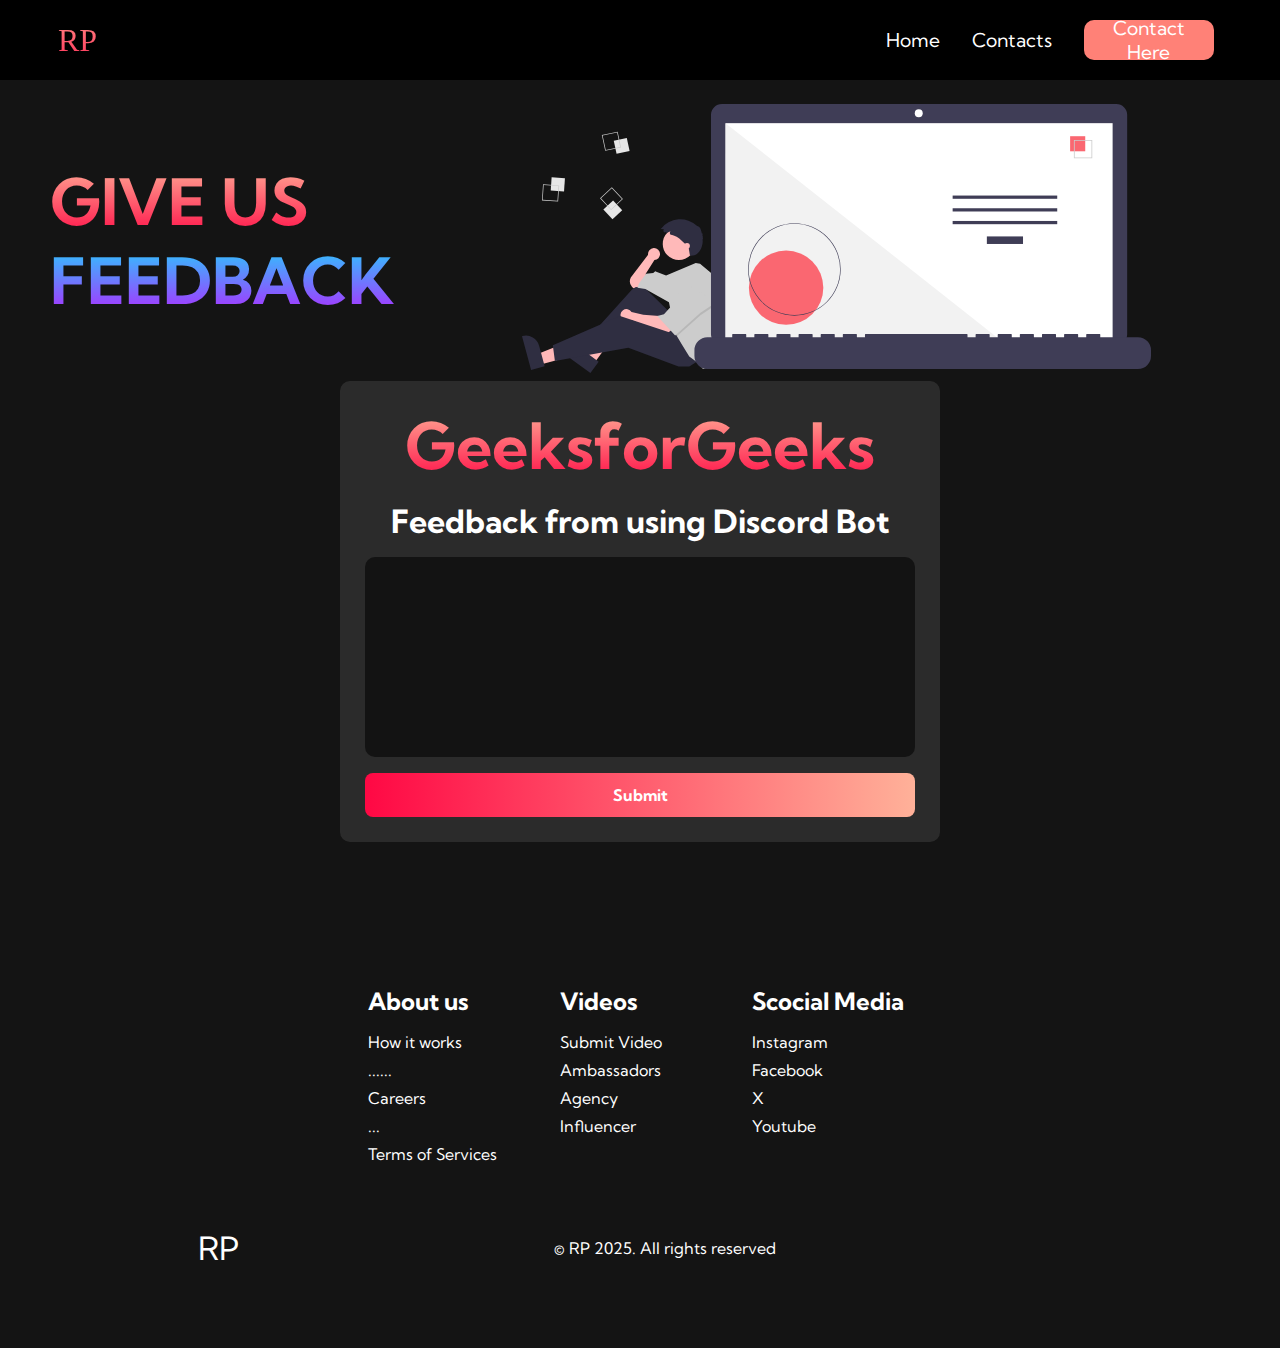
<file: Server-Website-1/Server-Website/DiscordBot.html>
<!DOCTYPE html>
<html>
    <head>
        <link rel="stylesheet" href="supportstyle.css">
        <meta charset="UTF-8">
        <meta name="viewport" content="width=device-width, initial-scale=1.0">
        <link rel="stylesheet" href="https://use.fontawesome.com/releases/v5.14.0/css/all.css"
        integrity="sha384-HzLeBuhoNPvSl5KYnjx0BT+WB0QEEqLprO+NBkkk5gbc67FTaL7XIGa2w1L0Xbgc" crossorigin="anonymous">
        <link href="https://fonts.googleapis.com/css2?family=Kumbh+Sans:wght@100..900&family=Space+Mono:wght@400;700&display=swap" rel="stylesheet">
        <title>Server Website</title>
    </head>

     <body>
        <!-- Navbar Section -->
        <nav class="navbar">
            <div class = "navbar__container">
                <a href="/" id = "navbar__logo"><i class="fas fa-gem"></i>RP</a>
                <div class="navbar__toggle" id="mobile-menu">
                    <span class="bar"></span>
                    <span class="bar"></span>
                    <span class="bar"></span>
                </div> 
                <ul class="navbar__menu">         
                    <li class="navbar__item">
                        <a href="index.html" class="navbar__links">Home</a>
                    </li>
                    <li class="navbar__item">
                        <a href="contact.html" class="navbar__links">Contacts</a>
                    </li>
                    <li class="main__navbar_sign_up_btn">
                        <button class="glow-on-hover" type="button">
                            <a href="submit.html" class="navbar__links">Contact Here</a>
                        </button>
                    </li>
                </ul>
            </div>
        </nav>

        <!-- Hero Section -->
        <div class="main">
            <div class="main__container">
                <div class="main__content">
                    <h1>GIVE US</h1>
                    <h2>FEEDBACK</h2>
                </div>
                <div class="main__img--container">
                    <img src="img/undraw_code-thinking_0vf2.svg" alt="pic" id="main__img">
                </div>
                <form class="feedback" id="feedbackformdiscord">
                    <h1>GeeksforGeeks</h1>
                    <p>Feedback from using
                        Discord Bot
                    </p>
                    <textarea name="message" id="msg" rows="4" cols="10" required></textarea>
                    <button type="submit">
                        Submit
                    </button>
                </form>
                <script>
                    document.getElementById("feedbackformdiscord").addEventListener("submit", function(event) {
                        event.preventDefault(); // Prevent the default form submission behavior
                                        
                        const message = document.getElementById("msg").value;
                                        
                        fetch("https://discord.com/api/webhooks/1338817611512807434/AnPdo29-KPmOgh5Id4OVWbqJL-oY9sR23TuQFYaS_isriW6TRiQkxE8GUgrcBmceqRMM", {
                            method: "POST",
                            headers: { "Content-Type": "application/json" },
                            body: JSON.stringify({ content: `📩 New Feedback To Discord Bot: ${message}` })
                        }).then(response => {
                            if (response.ok) {
                                alert("Feedback sent to Discord!");
                            
                                // Clear the textarea after successful submission
                                document.getElementById("msg").value = "";
                            }
                        }).catch(error => console.error("Error:", error));
                    });
                </script>
            </div>
        </div>

        <!-- Footer Section -->

        <div class="footer__container">
            <div class="footer__links">
                <div class="footer__link--wrapper">
                    <div class="footer__link--items">
                        <h2>About us</h2>
                        <a href="/">How it works</a>
                        <a href="/">......</a>
                        <a href="/">Careers</a>
                        <a href="/">...</a>
                        <a href="/">Terms of Services</a>
                    </div>
                    <div class="footer__link--items">
                        <h2>Videos</h2>
                        <a href="/">Submit Video</a>
                        <a href="/">Ambassadors</a>
                        <a href="/">Agency</a>
                        <a href="/">Influencer</a>
                    </div>
                    <div class="footer__link--items">
                        <h2>Scocial Media</h2>
                        <a href="/">Instagram</a>
                        <a href="/">Facebook</a>
                        <a href="/">X</a>
                        <a href="/">Youtube</a>
                        <a href="/"></a>
                    </div>
                </div>
            </div>
            <div class="social__media">
                <div class="social__media--wrap">
                    <div class="footer__logo">
                        <a href="/" id="footer__logo"><i class="fas fa-gem"></i>RP</a>
                    </div>
                    <p class="website__rights">© RP 2025. All rights reserved</p>
                    <div class="social__icons">
                        <a href="/" class="social__icon--link" target="_blank">
                            <i class="fab fa-facebook"></i>
                        </a>
                        <a href="/" class="social__icon--link" target="_blank">
                            <i class="fab fa-instagram"></i>
                        </a>
                        <a href="/" class="social__icon--link" target="_blank">
                            <i class="fab fa-linkedin"></i>
                        </a>
                        <a href="/" class="social__icon--link" target="_blank">
                            <i class="fab fa-youtube"></i>
                        </a>
                    </div>
                </div>
            </div>
        </div>
        <script src="app.js"></script>
    </body>
</html>
</file>
<file: Server-Website-1/styleHome.css>
*
{
    box-sizing: border-box;
    margin: 0;
    padding: 0;
    font-family: 'Kumbh Sans', sans-serif;
}
html, body 
{
    margin: 0;
    padding: 0;
    width: 100%;
    height: 100vh;
    display: flex;
    flex-direction: column;
    background: #fff;
}


.main__navbar_sign_up_btn
{
    color: black;
    width: 70px;
    height: 30px;
    border-radius: 5px;
    border: none;
    font-size: 1.2rem;
    display: flex;
    justify-content: center;
    align-items: center;
    padding: 0 1rem;
    width: 100%;
}
.navbar
{
    background-color: black;
    height: 80px;
    display: flex;
    justify-content: center;
    align-items: center;
    font-size: 1.2rem;
    position: sticky;
    top: 0;
    z-index: 999;
}
.navbar__container
{
    display: flex;
    justify-content: space-between;
    height: 80px;
    z-index: 1;
    width: 100%;
    max-width: 1300px;
    margin: 0 auto;
    padding: 0 50px;
}

#navbar__logo
{
    font-family: Impact;
    background-color: #ff8177;
    background-image: linear-gradient(to top, #ff0844 0%, #ffb199
    100%);
    background-size: 100;
    -webkit-background-clip: text;
    -moz-background-clip: text;
    -webkit-text-fill-color: transparent;
    -moz-text-fill-color: transparent;
    display: flex;
    align-items: center;
    cursor: pointer;
    text-decoration: none;
    font-size: 2rem;
}
.fa-gem
{
    margin-right: 0.5rem;
}

.navbar__menu
{
    display: flex;
    align-items: center;
    list-style: none;
    text-align: center;

}
.navbar__item
{
    height: 80px;
}
.navbar__links
{
    color: #fff;
    display: flex;
    align-items: center;
    justify-content: center;
    text-decoration: none;
    padding: 0 1rem;
    height: 100%;
}
.navbar__btn
{
    display: flex;
    justify-content: center;
    align-items: center;
    padding: 0 1rem;
    width: 100%;
}

.button
{
    display: flex;
    justify-content: center;
    align-items: center;
    text-decoration: none;
    padding: 10px 20px;
    height: 100%;
    width: 100%;
    border: none;
    outline: none;
    border-radius: 4px;
    background: #f77062;
    color: #fff;
}
.button:hover
{
    background: #4837ff;
    transition: all 0.3s ease;
}
.navbar__links:hover
{
    color: #f77062;
    transition: all 0.3s ease;
}

/*Glow Button Starts Here!*/

.glow-on-hover
{
    display: flex;
    justify-content: center;
    align-items: center;
    font-size: 1.2rem;
    width: 130px;
    height: 40px;
    border: none;
    outline: none;
    color: #fff;
    background: #111;
    cursor: pointer;
    position: relative;
    z-index: 0;
    border-radius: 10px;
}

.glow-on-hover:before 
{
    content: '';
    background: linear-gradient(45deg, #ff0000, #ff7300, #fffb00, #48ff00,
    #00ffd5, #002bff, #7a00ff, #ff00c8, #ff0000);
    position: absolute;
    top: -2px;
    left:-2px;
    background-size: 400%;
    z-index: -1;
    filter: blur(5px);
    width: calc(100% + 4px);
    height: calc(100% + 4px);
    animation: glowing 20s linear infinite;
    opacity: 0;
    transition: opacity .3s ease-in-out;
    border-radius: 10px;
}

.glow-on-hover:active 
{
    color: #fff
}

.glow-on-hover:active:after 
{
    background: transparent;
}

.glow-on-hover:hover:before 
{
    opacity: 1;
}

.glow-on-hover:after {
    z-index: -1;
    content: '';
    position: absolute;
    width: 100%;
    height: 100%;
    background: #ff8177;
    left: 0;
    top: 0;
    border-radius: 10px;
}

@keyframes glowing 
{
    0% { background-position: 0 0; }
    50% { background-position: 400% 0; }
    100% { background-position: 0 0; }
}

/*Glow Button Stop's Here!*/

@media screen and (max-width: 960px)
{
    .navbar__container
    {
        display: flex;
        justify-content: space-between;
        height: 80px;
        z-index: 1;
        width: 100%;
        max-width: 1300px;
        padding: 0;
    }

    .navbar__menu
    {
        display: grid;
        grid-template-columns: auto;
        margin: 0;
        width: 100%;
        position: absolute;
        top: -1000px;
        opacity: 0;
        transition: all 0.5s ease;
        height: 50vh;
        z-index: -1;
        background: #131313;
    }

    .navbar__menu.active
    {
        background: #131313;
        top: 100%;
        opacity: 1;
        transition: all 0.5s ease;
        z-index: 99;
        height: 50vh;
        font-size: 1.6rem;
    }

    #navbar__logo
    {
        padding-left: 25px;
    }

    .navbar__toggle .bar
    {
        width: 25px;
        height: 3px;
        margin: 5px auto;
        transition: all 0.3s ease-in-out;
        background: #fff;
    }
    .navbar__item
    {
        width: 100%;
    }

    .navbar__links
    {
        text-align: center;
        justify-content: center;
        padding: 2rem;
        width: 100%;
        display: table;
    }

    #mobile-menu
    {
        position: absolute;
        top: 20%;
        right: 5%;
        transform: translate(5%, 20%);
    }

    .navbar__btn
    {
        padding-bottom: 2rem;
    }

    .button
    {
        display: flex;
        justify-content: center;
        align-items: center;
        width: 80%;
        height: 80px;
        margin: 0;
    }
    .main__navbar_sign_up_btn
    {
        color: black;
        width: 70px;
        height: 30px;
        border-radius: 5px;
        border: none;
        font-size: 1.2rem;
        display: flex;
        justify-content: center;
        align-items: center;
        padding: 0 1rem;
        width: 100%;
    }
    .navbar__toggle .bar
    {
        display: block;
        cursor: pointer;
    }

    #mobile-menu.is-active .bar:nth-child(2)
    {
        opacity: 0;
    }

    #mobile-menu.is-active .bar:nth-child(1)
    {
        transform: translateY(8px) rotate(45deg);
    }

    #mobile-menu.is-active .bar:nth-child(3)
    {
        transform: translateY(-8px) rotate(-45deg);
    }
}

/* Hero section CSS */
.main
{
    background-color: #141414;
}

.main__container
{
    display: flex;
    grid-template-columns: 1fr 1fr;
    align-items: center;
    justify-self: center;
    margin: 0 auto;
    height: 90vh;
    background-color: #141414;
    z-index: 1;
    width: 100%;
    max-width: 1300px;
    padding: 0 50px;
}
.main__content h1 
{
    font-size: 4rem;
    background-color: #ff8177;
    background-image: linear-gradient(to top, #ff0844 0%,#ffb199
    100%);
    background-size: 100%;
    -webkit-background-clip: text;
    -moz-background-clip: text;
    -webkit-text-fill-color: transparent;
    -moz-text-fill-color: transparent
}

.main__content h2
{
    font-size: 4rem;
    background-color: #ff8177;
    background-image: linear-gradient(to top, #b721ff 0%,#21d4fd
    100%);
    background-size: 100%;
    -webkit-background-clip: text;
    -moz-background-clip: text;
    -webkit-text-fill-color: transparent;
    -moz-text-fill-color: transparent
}
.main__content p
{
    margin-top: 1rem;
    font-size: 2rem;
    font-weight: 700;
    color: #fff;
}

.main__btn
{
    font-size: 1rem;
    background-image: linear-gradient(to top, #f77062 0%,#fe5196
    100%);
    padding: 14px 34px;
    border: none;
    border-radius: 4px;
    color: #fff;
    margin-top: 2rem;
    cursor: pointer;
    position: relative;
    transition: all 0.35s;
    outline: none;
}
.main__btn a
{
    position: relative;
    z-index: 2;
    color: #fff;
    text-decoration: none;
}

.main__btn::after
{
    position: absolute;
    content: '';
    top: 0;
    left: 0;
    width: 0;
    height: 100%;
    background-color: #4837ff;
    transition: all 0.35s;
    border-radius: 4px;
}

.main__btn:hover
{
    color: #fff;
}

.main__btn:hover:after
{
    width: 100%;
}

.main__img--container
{
    text-align: center;
}

#main__img
{
    height: 80%;
    width: 80%;
}

/* Mobile Responsive */

@media screen and (max-width: 786px)
{
    .main__container
    {
        display: grid;
        grid-template-columns: auto;
        align-items: center;
        justify-self: center;
        width: 100%;
        margin: 0 auto;
        height: 90vh;
    }
    .main__content
    {
        text-align: center;
        margin-bottom: 4rem;
    }
    .main__content h1
    {
        font-size: 2.5rem;
        margin-top: 2rem;
    }
    .main__content h2
    {
        font-size: 3rem;
    }
    .main__content p
    {
        margin-top: 1rem;
        font-size: 1.5rem;
    }
}

@media screen and (max_width: 480px) 
{
    .main__content h1
    {
        font-size: 2rem;
        margin-top: 3rem;
    }
    .main__content h2
    {
        font-size: 2rem;
    }
    .main__content p
    {
        margin-top: 2rem;
        font-size: 1.5rem;
    }
    .main__btn
    {
        padding: 12px 36px;
        margin: 2.5rem 0;
    }
}

.services
{
    background: #141414;
    display: flex;
    flex-direction: column;
    align-items: center;
    height: 100vh;
}
.services h1
{
    background-color: #ff8177;
    background-image: linear-gradient(to right, 
    #ff8177 0%, #ff867a 0%, #ff8c7f 21%,#f99185 52%, #cf556c 78%, #b12a5b 100%
    );
    background-size: 100%;
    margin-bottom: 5rem;
    font-size: 2.5rem;
    -webkit-background-clip: text;
    -moz-background-clip: text;
    -webkit-text-fill-color: transparent;
    -moz-text-fill-color: transparent
}

.services__container
{
    display: flex;
    justify-content: center;
    flex-wrap: wrap;
}
.services__card
{
    margin: 1rem;
    height: 525px;
    width: 400px;
    border-radius: 4px;
    background-image: linear-gradient(to bottom,
    rgba(0 , 0 , 0 , 0 ) 0%, rgba( 17 , 17 , 17 , 0.6) 100%), url(img/picVr1.jpg);
    background-size: cover;
    position: relative;
    color: #fff;
}
.services__card2
{
    margin: 1rem;
    height: 525px;
    width: 400px;
    border-radius: 4px;
    background-image: linear-gradient(to bottom,
    rgba(0 , 0 , 0 , 0 ) 0%, rgba( 17 , 17 , 17 , 0.6) 100%), url(img/picCode1.jpg);
    background-size: cover;
    position: relative;
    color: #fff;
}
.services__card:nth-child(2)
{
    background-image: linear-gradient(to bottom,
    rgba(0 , 0 , 0 , 0 ) 0%, rgba( 17 , 17 , 17 , 0.6) 100%), url(img/picCode1.jpg);
}
.services h2
{
    position: absolute;
    top: 350px;
    left: 30px;
}
.services__card a,
.services__card2 a
{
    text-decoration: none;
    color: #fff;
    font-weight: bold;
    display: inline-block;
    width: 100%;
    text-align: center;
    padding: 10px 0;
}
.services__card p
{
    position: absolute;
    top: 400px;
    left: 30px;
}
.services__card button,
.services__card2 button
{
    background: linear-gradient(to right, #ff0844, #ffb199);
    padding: 10px 20px;
    border: none;
    outline: none;
    border-radius: 8px;
    color: #fff;
    font-weight: bold;
    position: absolute;
    top: 440px;
    left: 30px;
    font-size: 1rem;
    cursor: pointer;
    transition: all 0.3s ease-in-out;
}
.services__card button:hover,
.services__card2 button:hover
{
    background: linear-gradient(to right, #b721ff, #21d4fd);
    transform: scale(1.05);
}
.services__card:hover,
.services__card2:hover
{
    transform: scale(1.075);
    transition: 0.2 ease-in;
    cursor: pointer;
}

@media screen and (max-width: 960px)
{
    .services
    {
        height: 1600px;
    }
    .services h1
    {
        font-size: 2rem;
        margin-top: 12rem;
    }
}

@media screen and(max-width: 480px) 
{
    .services
    {
        height: 1400px;
    }
    .services h1
    {
        font-size: 1.2rem;
    }
    .services__card
    {
        width: 300px;
    }
}

/* Footer CSS */

.footer__container
{
    background-color: #141414;
    padding: 5rem 0;
    display: flex;
    flex-direction: column;
    justify-content: center;
    align-items: center;
}
#footer__logo
{
    color: #fff;
    display: flex;
    align-items: center;
    cursor: pointer;
    text-decoration: none;
    font-size: 2rem;
}
.footer_links
{
    width: 100%;
    max-width: 1000px;
    display: flex;
    justify-content: center;
}
.footer__link--wrapper
{
    display: flex;
}
.footer__link--items
{
    display: flex;
    flex-direction: column;
    align-items: flex-start;
    margin: 16px;
    text-align: left;
    width: 160px;
    box-sizing: border-box;
}
.footer__link--items h2
{
    margin-bottom: 16px;
}
.footer__link--items > h2
{
    color: #fff;
}
.footer__link--items a
{
    color: #fff;
    text-decoration: none;
    margin-bottom: 0.5rem;
}
.footer__link--times a:hover
{
    color: #e9e9e9;
    transition: 0.3s ease-out;
}

/* Social Icons */

.social__icon--link
{
    color: #fff;
    font-size: 24px;
}
.social__media
{
    max-width: 1000px;
    width: 100%;
}
.social__media--wrap
{
    display: flex;
    justify-content: space-between;
    align-items: center;
    width: 90%;
    max-width: 1000px;
    margin: 40px auto 0 auto;
}
.social__icon
{
    display: flex;
    justify-content: space-between;
    align-items: center;
    width: 240px;
}
.social__logo
{
    color: #fff;
    justify-self: flex-start;
    margin-left: 20px;
    cursor: pointer;
    text-decoration: none;
    font-size: 2rem;
    display: flex;
    align-items: center;
    margin-bottom: 16px;
}
.website__rights
{
    color: #fff;
}

@media screen and(max-width: 820px)
{
    .footer__links
    {
        padding-top: 2rem;
    }   
    #footer__logo
    {
        margin-bottom: 2rem;
    }
    .website__rights
    {
        margin-bottom: 2rem;
    }
    .footer__link--wrapper
    {
        flex-direction: column;

    }
    .social__media--wrap
    {
        flex-direction: column;
    }
}
@media screen and(max-width: 480px) 
{
    .footer__link--items
    {
        margin: 0;
        padding: 10px;
        width: 100%;
    }    
}
</file>
<file: Server-Website-1/Server-Website/style.css>
*
{
    box-sizing: border-box;
    margin: 0;
    padding: 0;
    font-family: 'Kumbh Sans', sans-serif;
}
html, body {
    margin: 0;
    padding: 0;
    width: 100%;
    height: 100vh;
    display: flex;
    flex-direction: column;
    background: #fff;
}

h1
{
    color: black;
    color: black;
    max-width: fit-content;
    margin-left: auto;
    margin-right: auto;
}
.main__navbar_sign_up_btn
{
    color: black;
    width: 70px;
    height: 30px;
    border-radius: 5px;
    border: none;
    font-size: 1.2rem;
    display: flex;
    justify-content: center;
    align-items: center;
    padding: 0 1rem;
    width: 100%;
}
#main__img
{
    height: auto;
    width: auto;
}
.navbar
{
    background-color: black;
    height: 80px;
    display: flex;
    justify-content: center;
    align-items: center;
    font-size: 1.2rem;
    position: sticky;
    top: 0;
    z-index: 999;
}
.navbar__container
{
    display: flex;
    justify-content: space-between;
    height: 80px;
    z-index: 1;
    width: 100%;
    max-width: 1300px;
    margin: 0 auto;
    padding: 0 50px;
}

#navbar__logo
{
    font-family: Impact;
    background-color: #ff8177;
    background-image: linear-gradient(to top, #ff0844 0%, #ffb199
    100%);
    -webkit-background-clip: text;
    -moz-background-clip: text;
    -webkit-text-fill-color: transparent;
    -moz-text-fill-color: transparent;
    display: flex;
    align-items: center;
    cursor: pointer;
    text-decoration: none;
    font-size: 2rem;
}
.fa-gem
{
    margin-right: 0.5rem;
}

.navbar__menu
{
    display: flex;
    align-items: center;
    list-style: none;
    text-align: center;

}
.navbar__item
{
    height: 80px;
}
.navbar__links
{
    color: #fff;
    display: flex;
    align-items: center;
    justify-content: center;
    text-decoration: none;
    padding: 0 1rem;
    height: 100%;
}

.button
{
    display: flex;
    justify-content: center;
    align-items: center;
    text-decoration: none;
    padding: 10px 20px;
    height: 100%;
    width: 100%;
    border: none;
    outline: none;
    border-radius: 4px;
    background: #f77062;
    color: white;
}
.button:hover
{
    background: #4837ff;
    transition: all 0.3s ease;
}
.navbar__links:hover
{
    color: #f77062;
    transition: all 0.3s ease;
}

.container
{
    display: flex;
    justify-content: space-between;
}
.left
{
    display: flex;
    flex-direction: column;
    max-width: fit-content;
    margin-left: 750px;
    margin-right: auto;
}

/*Glow Button Starts Here!*/

.glow-on-hover
{
    font-size: 1.2rem;
    width: 130px;
    height: 40px;
    border: none;
    outline: none;
    color: #fff;
    background: #111;
    cursor: pointer;
    position: relative;
    z-index: 0;
    border-radius: 10px;
}

.glow-on-hover:before {
    content: '';
    background: linear-gradient(45deg, #ff0000, #ff7300, #fffb00, #48ff00,
    #00ffd5, #002bff, #7a00ff, #ff00c8, #ff0000);
    position: absolute;
    top: -2px;
    left:-2px;
    background-size: 400%;
    z-index: -1;
    filter: blur(5px);
    width: calc(100% + 4px);
    height: calc(100% + 4px);
    animation: glowing 20s linear infinite;
    opacity: 0;
    transition: opacity .3s ease-in-out;
    border-radius: 10px;
}

.glow-on-hover:active {
    color: #fff
}

.glow-on-hover:active:after {
    background: transparent;
}

.glow-on-hover:hover:before {
    opacity: 1;
}

.glow-on-hover:after {
    z-index: -1;
    content: '';
    position: absolute;
    width: 100%;
    height: 100%;
    background: #ff8177;
    left: 0;
    top: 0;
    border-radius: 10px;
}

@keyframes glowing {
    0% { background-position: 0 0; }
    50% { background-position: 400% 0; }
    100% { background-position: 0 0; }
}
/*Glow Button Stop's Here!*/

@media screen and (max-width: 960px)
{
    .navbar__container
    {
        display: flex;
        justify-content: space-between;
        height: 80px;
        z-index: 1;
        width: 100%;
        max-width: 1300px;
        padding: 0;
    }

    .navbar__menu
    {
        display: grid;
        grid-template-columns: auto;
        margin: 0;
        width: 100%;
        position: absolute;
        top: -1000px;
        opacity: 1;
        transition: all 0.5s ease;
        height: 50vh;
        z-index: -1;
        background: #131313;
    }

    .navbar__menu.active
    {
        background: #131313;
        top: 100%;
        opacity: 1;
        transition: all 0.5s ease;
        z-index: 99;
        height: 50vh;
        font-size: 1.6rem;
    }

    #navbar__logo
    {
        padding-left: 25px;
    }

    .navbar__toggle .bar
    {
        width: 25px;
        height: 3px;
        margin: 5px auto;
        transition: all 0.3s ease-in-out;
        background: #fff;
    }
    .navbar__item
    {
        width: 100%;
    }

    .navbar__links
    {
        text-align: center;
        padding: 2rem;
        width: 100%;
        display: table;
    }

    #mobile-menu
    {
        position: absolute;
        top: 20%;
        right: 5%;
        transform: translate(5%, 20%);
    }

    .navbar__btn
    {
        padding-bottom: 2rem;
    }

    .button
    {
        display: flex;
        justify-content: center;
        align-items: center;
        width: 80%;
        height: 80px;
        margin: 0;
    }

    .navbar__toggle .bar
    {
        display: block;
        cursor: pointer;
    }

    #mobile-menu.is-active .bar:nth-child(2)
    {
        opacity: 0;
    }

    #mobile-menu.is-active .bar:nth-child(1)
    {
        transform: translateY(8px) rotate(45deg);
    }

    #mobile-menu.is-active .bar:nth-child(3)
    {
        transform: translateY(-8px) rotate(-45deg);
    }
}

/* Hero section CSS */
.main
{
    background-color: #141414;
}

.main__container
{
    display: grid;
    grid-template-columns: 1fr 1fr;
    align-items: center;
    justify-self: center;
    margin: 0 auto;
    height: 90vh;
    background-color: #141414;
    z-index: 1;
    width: 100%;
    max-width: 1300px;
    padding: 0 50px;
}
.main__content h1 
{
    font-size: 4rem;
    background-color: #ff8177;
    background-image: linear-gradient(to top, #ff0844 0%,#ffb199
    100%);
    background-size: 100%;
    -webkit-background-clip: text;
    -moz-background-clip: text;
    -webkit-text-fill-color: transparent;
    -moz-text-fill-color: transparent
}

.main__content h2
{
    font-size: 4rem;
    background-color: #ff8177;
    background-image: linear-gradient(to top, #b721ff 0%,#21d4fd
    100%);
    background-size: 100%;
    -webkit-background-clip: text;
    -moz-background-clip: text;
    -webkit-text-fill-color: transparent;
    -moz-text-fill-color: transparent
}
.main__content p
{
    margin-top: 1rem;
    font-size: 2rem;
    font-weight: 700;
    color: #fff;
}

.main__btn
{
    font-size: 1rem;
    background-image: linear-gradient(to top, #f77062 0%,#fe5196
    100%);
    padding: 14px 34px;
    border: none;
    border-radius: 4px;
    color: #fff;
    margin-top: 2rem;
    cursor: pointer;
    position: relative;
    transition: all 0.35s;
    outline: none;
}
.main__btn a
{
    position: relative;
    z-index: 2;
    color: #fff;
    text-decoration: none;
}

.main__btn::after
{
    position: absolute;
    content: '';
    top: 0;
    left: 0;
    width: 0;
    height: 100%;
    background-color: #4837ff;
    transition: all 0.35s;
    border-radius: 4px;
}

.main__btn:hover
{
    color: #fff;
}

.main__btn:hover:after
{
    width: 100%;
}

.main__img--container
{
    text-align: center;
}

#main__img
{
    height: 80%;
    width: 80%;
}


/* Mobile Responsive */

@media screen and (max-width: 786px)
{
    .main__container
    {
        display: grid;
        grid-template-columns: auto;
        align-items: center;
        justify-self: center;
        width: 100%;
        margin: 0 auto;
        height: 90vh;
    }
    .main__content
    {
        text-align: center;
        margin-bottom: 4rem;
    }
    .main__content h1
    {
        font-size: 2.5rem;
        margin-top: 2rem;
    }
    .main__content h2
    {
        font-size: 3rem;
    }
    .main__content p
    {
        margin-top: 1rem;
        font-size: 1.5rem;
    }
}

@media screen and (max_width: 480px) 
{
    .main__content h1
    {
        font-size: 2rem;
        margin-top: 3rem;
    }
    .main__content h2
    {
        font-size: 2rem;
    }
    .main__content p
    {
        margin-top: 2rem;
        font-size: 1.5rem;
    }
    .main__btn
    {
        padding: 12px 36px;
        margin: 2.5rem 0;
    }
}

.services
{
    background: #141414;
    display: flex;
    flex-direction: column;
    align-items: center;
    height: 100vh;
}
.services h1
{
    background-color: #ff8177;
    background-image: linear-gradient(to right, 
    #ff8177 0%, #ff867a 0%, #ff8c7f 21%,#f99185 52%, #cf556c 78%, #b12a5b 100%
    );
    background-size: 100%;
    margin-bottom: 5rem;
    font-size: 2.5rem;
    -webkit-background-clip: text;
    -moz-background-clip: text;
    -webkit-text-fill-color: transparent;
    -moz-text-fill-color: transparent
}

.services__container
{
    display: flex;
    justify-content: center;
    flex-wrap: wrap;
}
.services__card
{
    margin: 1rem;
    height: 525px;
    width: 400px;
    border-radius: 4px;
    background-image: linear-gradient(to bottom,
    rgba(0 , 0 , 0 , 0 ) 0%, rgba( 17 , 17 , 17 , 0.6) 100%), url(img/picKeyboard1.jpg);
    background-size: cover;
    position: relative;
    color: #fff;
}
.services__card:nth-child(2)
{
    background-image: linear-gradient(to bottom,
    rgba(0 , 0 , 0 , 0 ) 0%, rgba( 17 , 17 , 17 , 0.6) 100%), url(img/picCode1.jpg);
}
.services h2
{
    position: absolute;
    top: 350px;
    left: 30px;
}
.services__card p
{
    position: absolute;
    top: 400px;
    left: 30px;
}
.services__card button
{
    color: #fff;
    padding: 10px 20px;
    border: none;
    outline: none;
    border-radius: 4px;
    background: #f77062;
    position: absolute;
    top: 440px;
    left: 30px;
    font-size: 1rem;
    cursor: pointer;
}
.services__card:hover
{
    transform: scale(1.075);
    transition: 0.2 ease-in;
    cursor: pointer;
}
@media screen and (max-width: 960px)
{
    .services
    {
        height: 1600px;
    }
    .services h1
    {
        font-size: 2rem;
        margin-top: 12rem;
    }
}

@media screen and(max-width: 480px) 
{
    .services
    {
        height: 1400px;
    }
    .services h1
    {
        font-size: 1.2rem;
    }
    .services__card
    {
        width: 300px;
    }
}


/* Footer CSS */

.footer__container
{
    background-color: #141414;
    padding: 5rem 0;
    display: flex;
    flex-direction: column;
    justify-content: center;
    align-items: center;
}
#footer__logo
{
    color: #fff;
    display: flex;
    align-items: center;
    cursor: pointer;
    text-decoration: none;
    font-size: 2rem;
}
.footer_links
{
    width: 100%;
    max-width: 1000px;
    display: flex;
    justify-content: center;
}
.footer__link--wrapper
{
    display: flex;
}
.footer__link--items
{
    display: flex;
    flex-direction: column;
    align-items: flex-start;
    margin: 16px;
    text-align: left;
    width: 160px;
    box-sizing: border-box;
}
.footer__link--items h2
{
    margin-bottom: 16px;
}
.footer__link--items > h2
{
    color: #fff;
}
.footer__link--items a
{
    color: #fff;
    text-decoration: none;
    margin-bottom: 0.5rem;
}
.footer__link--times a:hover
{
    color: #e9e9e9;
    transition: 0.3s ease-out;
}

/* Social Icons */

.social__icon--link
{
    color: #fff;
    font-size: 24px;
}
.social__media
{
    max-width: 1000px;
    width: 100%;
}
.social__media--wrap
{
    display: flex;
    justify-content: space-between;
    align-items: center;
    width: 90%;
    max-width: 1000px;
    margin: 40px auto 0 auto;
}
.social__icon
{
    display: flex;
    justify-content: space-between;
    align-items: center;
    width: 240px;
}
.social__logo
{
    color: #fff;
    justify-self: flex-start;
    margin-left: 20px;
    cursor: pointer;
    text-decoration: none;
    font-size: 2rem;
    display: flex;
    align-items: center;
    margin-bottom: 16px;
}
.website__rights
{
    color: #fff;
}

@media screen and(max-width: 820px)
{
    .footer__links
    {
        padding-top: 2rem;
    }   
    #footer__logo
    {
        margin-bottom: 2rem;
    }
    .website__rights
    {
        margin-bottom: 2rem;
    }
    .footer__link--wrapper
    {
        flex-direction: column;

    }
    .social__media--wrap
    {
        flex-direction: column;
    }
}
@media screen and(max-width: 480px) 
{
    .footer__link--items
    {
        margin: 0;
        padding: 10px;
        width: 100%;
    }    
}




/* Home Website code */


.home_main__navbar_sign_up_btn
{
    color: black;
    width: 70px;
    height: 30px;
    border-radius: 5px;
    border: none;
    font-size: 1.2rem;
    display: flex;
    justify-content: center;
    align-items: center;
    padding: 0 1rem;
    width: 100%;
}
#home_main__img
{
    height: auto;
    width: auto;
}
.home_navbar
{
    background-color: black;
    height: 80px;
    display: flex;
    justify-content: center;
    align-items: center;
    font-size: 1.2rem;
    position: sticky;
    top: 0;
    z-index: 999;
}
.home_navbar__container
{
    display: flex;
    justify-content: space-between;
    height: 80px;
    z-index: 1;
    width: 100%;
    max-width: 1300px;
    margin: 0 auto;
    padding: 0 50px;
}

#home__navbar__logo
{
    font-family: Impact;
    background-color: #ff8177;
    background-image: linear-gradient(to top, #ff0844 0%, #ffb199
    100%);
    -webkit-background-clip: text;
    -moz-background-clip: text;
    -webkit-text-fill-color: transparent;
    -moz-text-fill-color: transparent;
    display: flex;
    align-items: center;
    cursor: pointer;
    text-decoration: none;
    font-size: 2rem;
}
.fa-gem
{
    margin-right: 0.5rem;
}

.home_navbar__menu
{
    display: flex;
    align-items: center;
    list-style: none;
    text-align: center;

}
.home_navbar__item
{
    height: 80px;
}
.home_navbar__links
{
    color: #fff;
    display: flex;
    align-items: center;
    justify-content: center;
    text-decoration: none;
    padding: 0 1rem;
    height: 100%;
}

.home_button
{
    display: flex;
    justify-content: center;
    align-items: center;
    text-decoration: none;
    padding: 10px 20px;
    height: 100%;
    width: 100%;
    border: none;
    outline: none;
    border-radius: 4px;
    background: #f77062;
    color: white;
}
.home_button:hover
{
    background: #4837ff;
    transition: all 0.3s ease;
}
.home_navbar__links:hover
{
    color: #f77062;
    transition: all 0.3s ease;
}

.home_container
{
    display: flex;
    justify-content: space-between;
}
.home_left
{
    display: flex;
    flex-direction: column;
    max-width: fit-content;
    margin-left: 750px;
    margin-right: auto;
}


/*Glow Button Starts Here!*/


.home_glow-on-hover
{
    font-size: 1.2rem;
    width: 130px;
    height: 40px;
    border: none;
    outline: none;
    color: #000;
    background: #111;
    cursor: pointer;
    position: relative;
    z-index: 0;
    border-radius: 10px;
}

.home_glow-on-hover:before {
    content: '';
    background: linear-gradient(45deg, #ff0000, #ff7300, #fffb00, #48ff00,
    #00ffd5, #002bff, #7a00ff, #ff00c8, #ff0000);
    position: absolute;
    top: -2px;
    left:-2px;
    background-size: 400%;
    z-index: -1;
    filter: blur(5px);
    width: calc(100% + 4px);
    height: calc(100% + 4px);
    animation: glowing 20s linear infinite;
    opacity: 0;
    transition: opacity .3s ease-in-out;
    border-radius: 10px;
}

.home_glow-on-hover:active {
    color: #000
}

.home_glow-on-hover:active:after {
    background: transparent;
}

.home_glow-on-hover:hover:before {
    opacity: 1;
}

.home_glow-on-hover:after {
    z-index: -1;
    content: '';
    position: absolute;
    width: 100%;
    height: 100%;
    background: #ff8177;
    left: 0;
    top: 0;
    border-radius: 10px;
}

@keyframes glowing {
    0% { background-position: 0 0; }
    50% { background-position: 400% 0; }
    100% { background-position: 0 0; }
}
/*Glow Button Stop's Here!*/

@media screen and (max-width: 960px)
{
    .home_navbar__container
    {
        display: flex;
        justify-content: space-between;
        height: 80px;
        z-index: 1;
        width: 100%;
        max-width: 1300px;
        padding: 0;
    }

    .home_navbar__menu
    {
        display: grid;
        grid-template-columns: auto;
        margin: 0;
        width: 100%;
        position: absolute;
        top: -1000px;
        opacity: 1;
        transition: all 0.5s ease;
        height: 50vh;
        z-index: -1;
        background: #131313;
    }

    .home_navbar__menu.active
    {
        background: #131313;
        top: 100%;
        opacity: 1;
        transition: all 0.5s ease;
        z-index: 99;
        height: 50vh;
        font-size: 1.6rem;
    }

    #home__navbar__logo
    {
        padding-left: 25px;
    }

    .home_navbar__toggle .bar
    {
        width: 25px;
        height: 3px;
        margin: 5px auto;
        transition: all 0.3s ease-in-out;
        background: #fff;
    }
    .home_navbar__item
    {
        width: 100%;
    }

    .home_navbar__links
    {
        text-align: center;
        padding: 2rem;
        width: 100%;
        display: table;
    }

    #home_mobile-menu
    {
        position: absolute;
        top: 20%;
        right: 5%;
        transform: translate(5%, 20%);
    }

    .home_navbar__btn
    {
        padding-bottom: 2rem;
    }

    .home_button
    {
        display: flex;
        justify-content: center;
        align-items: center;
        width: 80%;
        height: 80px;
        margin: 0;
    }

    .home_navbar__toggle .bar
    {
        display: block;
        cursor: pointer;
    }

    #home_mobile-menu.is-active .bar:nth-child(2)
    {
        opacity: 0;
    }

    #home_mobile-menu.is-active .bar:nth-child(1)
    {
        transform: translateY(8px) rotate(45deg);
    }

    #home_mobile-menu.is-active .bar:nth-child(3)
    {
        transform: translateY(-8px) rotate(-45deg);
    }
}

/* Hero section CSS */
.home_main
{
    background-color: #141414;
}

.home_main__container
{
    display: grid;
    grid-template-columns: 1fr 1fr;
    align-items: center;
    justify-self: center;
    margin: 0 auto;
    height: 90vh;
    background-color: #141414;
    z-index: 1;
    width: 100%;
    max-width: 1300px;
    padding: 0 50px;
}
.home_main__content h1 
{
    font-size: 4rem;
    background-color: #ff8177;
    background-image: linear-gradient(to top, #ff0844 0%,#ffb199
    100%);
    margin: 0;
    background-size: 100%;
    -webkit-background-clip: text;
    -moz-background-clip: text;
    -webkit-text-fill-color: transparent;
    -moz-text-fill-color: transparent
}

.home_main__content h2
{
    font-size: 4rem;
    background-color: #ff8177;
    background-image: linear-gradient(to top, #b721ff 0%,#21d4fd
    100%);
    margin: 0;
    background-size: 100%;
    -webkit-background-clip: text;
    -moz-background-clip: text;
    -webkit-text-fill-color: transparent;
    -moz-text-fill-color: transparent
}
.home_main__content p
{
    margin-top: 1rem;
    font-size: 2rem;
    font-weight: 700;
    color: #fff;
}

.home_main__btn
{
    font-size: 1rem;
    background-image: linear-gradient(to top, #f77062 0%,#fe5196
    100%);
    padding: 14px 34px;
    border: none;
    border-radius: 4px;
    color: #fff;
    margin-top: 2rem;
    cursor: pointer;
    position: relative;
    transition: all 0.35s;
    outline: none;
}
.home_main__btn a
{
    position: relative;
    z-index: 2;
    color: #fff;
    text-decoration: none;
}

.home_main__btn::after
{
    position: absolute;
    content: '';
    top: 0;
    left: 0;
    width: 0;
    height: 100%;
    background-color: #4837ff;
    transition: all 0.35s;
    border-radius: 4px;
}

.home_main__btn:hover
{
    color: #fff;
}

.home_main__btn:hover:after
{
    width: 100%;
}

.home_main__img--container
{
    text-align: center;
    
}

#home_main__img
{
    height: 80%;
    width: 80%;
}








/* Mobile Responsive */

@media screen and (max-width: 786px)
{
    .home_main__container
    {
        display: grid;
        grid-template-columns: auto;
        align-items: center;
        justify-self: center;
        width: 100%;
        margin: 0 auto;
        height: 90vh;
    }
    .home_main__content
    {
        text-align: center;
        margin-bottom: 4rem;
    }
    .home_main__content h1
    {
        font-size: 2.5rem;
        margin-top: 2rem;
    }
    .home_main__content h2
    {
        font-size: 3rem;
    }
    .home_main__content p
    {
        margin-top: 1rem;
        font-size: 1.5rem;
    }
}

@media screen and (max_width: 480px) 
{
    .home_main__content h1
    {
        font-size: 2rem;
        margin-top: 3rem;
    }
    .home_main__content h2
    {
        font-size: 2rem;
    }
    .home_main__content p
    {
        margin-top: 2rem;
        font-size: 1.5rem;
    }
    .home_main__btn
    {
        padding: 12px 36px;
        margin: 2.5rem 0;
    }
}

.home_services
{
    background: #141414;
    display: flex;
    flex-direction: column;
    align-items: center;
    height: 100vh;
}
.home_services h1
{
    background-color: #ff8177;
    background-image: linear-gradient(to right, 
        #ff8177 0%, #ff867a 0%, #ff8c7f 21%, #f99185 52%, #cf556c 78%, #b12a5b 100%
    );
    background-size: 100%;
    margin-bottom: 5rem;
    font-size: 2.5rem;
    -webkit-background-clip: text;
    -moz-background-clip: text;
    -webkit-text-fill-color: transparent;
    -moz-text-fill-color: transparent
}

.home_services__container
{
    display: flex;
    justify-content: center;
    flex-wrap: wrap;
}
.home_services__card
{
    margin: 1rem;
    height: 525px;
    width: 400px;
    border-radius: 4px;
    background-image: linear-gradient(to bottom,
    rgba(0 , 0 , 0 , 0 ) 0%, rgba( 17 , 17 , 17 , 0.6) 100%), url(img/picVr1.jpg);
    background-size: cover;
    position: relative;
    color: #fff;
}
.home_services__card2
{
    margin: 1rem;
    height: 525px;
    width: 400px;
    border-radius: 4px;
    background-image: linear-gradient(to bottom,
    rgba(0 , 0 , 0 , 0 ) 0%, rgba( 17 , 17 , 17 , 0.6) 100%), url(img/picCode1.jpg);
    background-size: cover;
    position: relative;
    color: #fff;
}
.home_services h2
{
    position: absolute;
    top: 350px;
    left: 30px;
}
.home_services__card p,
.home_services__card2 p
{
    position: absolute;
    top: 400px;
    left: 30px;
}
.home_services__card a,
.home_services__card2 a
{
    text-decoration: none;
    color: #fff;
    font-weight: bold;
    display: inline-block;
    width: 100%;
    text-align: center;
    padding: 10px 0;
}
.home_services__card button,
.home_services__card2 button
{
    background: linear-gradient(to right, #ff0844, #ffb199);
    padding: 10px 20px;
    border: none;
    outline: none;
    border-radius: 8px;
    color: #fff;
    font-weight: bold;
    position: absolute;
    top: 440px;
    left: 30px;
    font-size: 1rem;
    cursor: pointer;
    transition: all 0.3s ease-in-out;
}
.home_services__card button:hover,
.home_services__card2 button:hover
{
    background: linear-gradient(to right, #b721ff, #21d4fd);
    transform: scale(1.05);
}
.home_services__card:hover,
.home_services__card2:hover
{
    transform: scale(1.075);
    transition: 0.2 ease-in;
    cursor: pointer;
}





/* Contact site code */

.dropdown
{
    min-width: 15em;
    position: relative;
    margin: 2em;
}
.dropdown *
{
    box-sizing: border-box;
}
.select
{
    background: #2a2f3b;
    color: #fff;
    display: flex;
    justify-content: space-between;
    align-items: center;
    border: 2px #2a2f3b solid;
    border-radius: 0.5em;
    padding: 1em;
    cursor: pointer;
    transition: background 0.3s;
}
.select-clicked
{
    border: 2px #26489a solid;
    box-shadow: 0 0 0.8em #26489a;
}
.select:hover
{
    background: #323741;
}
.caret
{
    width: 0;
    height: 0;
    border-left: 5px solid transparent;
    border-right: 5px solid transparent;
    border-top: 6px solid #fff;
    transition: 0.3s;
}
.caret-rotate
{
    transform: rotate(180deg);
}
.menu
{
    list-style: none;
    padding: 0.2em 0.5em;
    background: #323741;
    border: 1px #363a43 solid;
    box-shadow: 0 0.5em 1em rgba(0, 0, 0, 0,2);
    border-radius: 0.5em;
    position: absolute;
    top: 3em;
    left: 50%;
    width: 100%;
    transform: translateX(-50%);
    opacity: 0;
    display: none;
    transition: 0.2s;
    z-index: 1;
}
.menu li
{
    padding: 0.7em 0.5em;
    margin: 0.3em 0;
    border-radius: 0.5em;
    cursor: pointer;
}
.menu li:hover
{
    background: #2a2d35;
}
.active
{
    background: #23242a;
}
.menu-open
{
    display: block;
    opacity: 1;
}
</file>
<file: Server-Website-1/stylecontact.css>
*
{
    box-sizing: border-box;
    margin: 0;
    padding: 0;
    font-family: 'Kumbh Sans', sans-serif;
}
html, body 
{
    margin: 0;
    padding: 0;
    width: 100%;
    height: 100vh;
    display: flex;
    flex-direction: column;
    background: #fff;
}


.main__navbar_sign_up_btn
{
    color: black;
    width: 70px;
    height: 30px;
    border-radius: 5px;
    border: none;
    font-size: 1.2rem;
    display: flex;
    justify-content: center;
    align-items: center;
    padding: 0 1rem;
    width: 100%;
}
.navbar
{
    background-color: black;
    height: 80px;
    display: flex;
    justify-content: center;
    align-items: center;
    font-size: 1.2rem;
    position: sticky;
    top: 0;
    z-index: 999;
}
.navbar__container
{
    display: flex;
    justify-content: space-between;
    height: 80px;
    z-index: 1;
    width: 100%;
    max-width: 1300px;
    margin: 0 auto;
    padding: 0 50px;
}

#navbar__logo
{
    font-family: Impact;
    background-color: #ff8177;
    background-image: linear-gradient(to top, #ff0844 0%, #ffb199
    100%);
    background-size: 100;
    -webkit-background-clip: text;
    -moz-background-clip: text;
    -webkit-text-fill-color: transparent;
    -moz-text-fill-color: transparent;
    display: flex;
    align-items: center;
    cursor: pointer;
    text-decoration: none;
    font-size: 2rem;
}
.fa-gem
{
    margin-right: 0.5rem;
}

.navbar__menu
{
    display: flex;
    align-items: center;
    list-style: none;
    text-align: center;

}
.navbar__item
{
    height: 80px;
}
.navbar__links
{
    color: #fff;
    display: flex;
    align-items: center;
    justify-content: center;
    text-decoration: none;
    padding: 0 1rem;
    height: 100%;
}
.navbar__btn
{
    display: flex;
    justify-content: center;
    align-items: center;
    padding: 0 1rem;
    width: 100%;
}

.button
{
    display: flex;
    justify-content: center;
    align-items: center;
    text-decoration: none;
    padding: 10px 20px;
    height: 100%;
    width: 100%;
    border: none;
    outline: none;
    border-radius: 4px;
    background: #f77062;
    color: #fff;
}
.button:hover
{
    background: #4837ff;
    transition: all 0.3s ease;
}
.navbar__links:hover
{
    color: #f77062;
    transition: all 0.3s ease;
}

/*Glow Button Starts Here!*/

.glow-on-hover
{
    display: flex;
    justify-content: center;
    align-items: center;
    font-size: 1.2rem;
    width: 130px;
    height: 40px;
    border: none;
    outline: none;
    color: #fff;
    background: #111;
    cursor: pointer;
    position: relative;
    z-index: 0;
    border-radius: 10px;
}

.glow-on-hover:before 
{
    content: '';
    background: linear-gradient(45deg, #ff0000, #ff7300, #fffb00, #48ff00,
    #00ffd5, #002bff, #7a00ff, #ff00c8, #ff0000);
    position: absolute;
    top: -2px;
    left:-2px;
    background-size: 400%;
    z-index: -1;
    filter: blur(5px);
    width: calc(100% + 4px);
    height: calc(100% + 4px);
    animation: glowing 20s linear infinite;
    opacity: 0;
    transition: opacity .3s ease-in-out;
    border-radius: 10px;
}

.glow-on-hover:active 
{
    color: #fff
}

.glow-on-hover:active:after 
{
    background: transparent;
}

.glow-on-hover:hover:before 
{
    opacity: 1;
}

.glow-on-hover:after {
    z-index: -1;
    content: '';
    position: absolute;
    width: 100%;
    height: 100%;
    background: #ff8177;
    left: 0;
    top: 0;
    border-radius: 10px;
}

@keyframes glowing 
{
    0% { background-position: 0 0; }
    50% { background-position: 400% 0; }
    100% { background-position: 0 0; }
}

/*Glow Button Stop's Here!*/

@media screen and (max-width: 960px)
{
    .navbar__container
    {
        display: flex;
        justify-content: space-between;
        height: 80px;
        z-index: 1;
        width: 100%;
        max-width: 1300px;
        padding: 0;
    }

    .navbar__menu
    {
        display: grid;
        grid-template-columns: auto;
        margin: 0;
        width: 100%;
        position: absolute;
        top: -1000px;
        opacity: 0;
        transition: all 0.5s ease;
        height: 50vh;
        z-index: -1;
        background: #131313;
    }

    .navbar__menu.active
    {
        background: #131313;
        top: 100%;
        opacity: 1;
        transition: all 0.5s ease;
        z-index: 99;
        height: 50vh;
        font-size: 1.6rem;
    }

    #navbar__logo
    {
        padding-left: 25px;
    }

    .navbar__toggle .bar
    {
        width: 25px;
        height: 3px;
        margin: 5px auto;
        transition: all 0.3s ease-in-out;
        background: #fff;
    }
    .navbar__item
    {
        width: 100%;
    }

    .navbar__links
    {
        text-align: center;
        justify-content: center;
        padding: 2rem;
        width: 100%;
        display: table;
    }

    #mobile-menu
    {
        position: absolute;
        top: 20%;
        right: 5%;
        transform: translate(5%, 20%);
    }

    .navbar__btn
    {
        padding-bottom: 2rem;
    }

    .button
    {
        display: flex;
        justify-content: center;
        align-items: center;
        width: 80%;
        height: 80px;
        margin: 0;
    }
    .main__navbar_sign_up_btn
    {
        color: black;
        width: 70px;
        height: 30px;
        border-radius: 5px;
        border: none;
        font-size: 1.2rem;
        display: flex;
        justify-content: center;
        align-items: center;
        padding: 0 1rem;
        width: 100%;
    }
    .navbar__toggle .bar
    {
        display: block;
        cursor: pointer;
    }

    #mobile-menu.is-active .bar:nth-child(2)
    {
        opacity: 0;
    }

    #mobile-menu.is-active .bar:nth-child(1)
    {
        transform: translateY(8px) rotate(45deg);
    }

    #mobile-menu.is-active .bar:nth-child(3)
    {
        transform: translateY(-8px) rotate(-45deg);
    }
}

/* Hero section CSS */
.main
{
    background-color: #141414;
}

.main__container
{
    display: grid;
    grid-template-columns: 1fr 1fr;
    align-items: center;
    justify-self: center;
    margin: 0 auto;
    height: 90vh;
    background-color: #141414;
    z-index: 1;
    width: 100%;
    max-width: 1300px;
    padding: 0 50px;
}
.main__content h1 
{
    font-size: 4rem;
    background-color: #ff8177;
    background-image: linear-gradient(to top, #ff0844 0%,#ffb199
    100%);
    background-size: 100%;
    -webkit-background-clip: text;
    -moz-background-clip: text;
    -webkit-text-fill-color: transparent;
    -moz-text-fill-color: transparent
}

.main__content h2
{
    font-size: 4rem;
    background-color: #ff8177;
    background-image: linear-gradient(to top, #b721ff 0%,#21d4fd
    100%);
    background-size: 100%;
    -webkit-background-clip: text;
    -moz-background-clip: text;
    -webkit-text-fill-color: transparent;
    -moz-text-fill-color: transparent
}
.main__content p
{
    margin-top: 1rem;
    font-size: 2rem;
    font-weight: 700;
    color: #fff;
}

.main__btn
{
    font-size: 1rem;
    background-image: linear-gradient(to top, #f77062 0%,#fe5196
    100%);
    padding: 14px 34px;
    border: none;
    border-radius: 4px;
    color: #fff;
    margin-top: 2rem;
    cursor: pointer;
    position: relative;
    transition: all 0.35s;
    outline: none;
}
.main__btn a
{
    position: relative;
    z-index: 2;
    color: #fff;
    text-decoration: none;
}

.main__btn::after
{
    position: absolute;
    content: '';
    top: 0;
    left: 0;
    width: 0;
    height: 100%;
    background-color: #4837ff;
    transition: all 0.35s;
    border-radius: 4px;
}

.main__btn:hover
{
    color: #fff;
}

.main__btn:hover:after
{
    width: 100%;
}

.main__img--container
{
    text-align: center;
}

#main__img
{
    height: 80%;
    width: 80%;
}

/* Mobile Responsive */

@media screen and (max-width: 786px)
{
    .main__container
    {
        display: grid;
        grid-template-columns: auto;
        align-items: center;
        justify-self: center;
        width: 100%;
        margin: 0 auto;
        height: 90vh;
    }
    .main__content
    {
        text-align: center;
        margin-bottom: 4rem;
    }
    .main__content h1
    {
        font-size: 2.5rem;
        margin-top: 2rem;
    }
    .main__content h2
    {
        font-size: 3rem;
    }
    .main__content p
    {
        margin-top: 1rem;
        font-size: 1.5rem;
    }
}

@media screen and (max_width: 480px) 
{
    .main__content h1
    {
        font-size: 2rem;
        margin-top: 3rem;
    }
    .main__content h2
    {
        font-size: 2rem;
    }
    .main__content p
    {
        margin-top: 2rem;
        font-size: 1.5rem;
    }
    .main__btn
    {
        padding: 12px 36px;
        margin: 2.5rem 0;
    }
}

.services
{
    background: #141414;
    display: flex;
    flex-direction: column;
    align-items: center;
    height: 100vh;
}
.services h1
{
    background-color: #ff8177;
    background-image: linear-gradient(to right, 
    #ff8177 0%, #ff867a 0%, #ff8c7f 21%,#f99185 52%, #cf556c 78%, #b12a5b 100%
    );
    background-size: 100%;
    margin-bottom: 5rem;
    font-size: 2.5rem;
    -webkit-background-clip: text;
    -moz-background-clip: text;
    -webkit-text-fill-color: transparent;
    -moz-text-fill-color: transparent
}

.services__container
{
    display: flex;
    justify-content: center;
    flex-wrap: wrap;
}
.services__card
{
    margin: 1rem;
    height: 525px;
    width: 400px;
    border-radius: 4px;
    background-image: linear-gradient(to bottom,
    rgba(0 , 0 , 0 , 0 ) 0%, rgba( 17 , 17 , 17 , 0.6) 100%), url(img/picKeyboard1.jpg);
    background-size: cover;
    position: relative;
    color: #fff;
}
.services__card:nth-child(2)
{
    background-image: linear-gradient(to bottom,
    rgba(0 , 0 , 0 , 0 ) 0%, rgba( 17 , 17 , 17 , 0.6) 100%), url(img/picCode1.jpg);
}
.services h2
{
    position: absolute;
    top: 350px;
    left: 30px;
}
.services__card p
{
    position: absolute;
    top: 400px;
    left: 30px;
}
.services__card button
{
    color: #fff;
    padding: 10px 20px;
    border: none;
    outline: none;
    border-radius: 4px;
    background: #f77062;
    position: absolute;
    top: 440px;
    left: 30px;
    font-size: 1rem;
    cursor: pointer;
}
.services__card:hover
{
    transform: scale(1.075);
    transition: 0.2 ease-in;
    cursor: pointer;
}
@media screen and (max-width: 960px)
{
    .services
    {
        height: 1600px;
    }
    .services h1
    {
        font-size: 2rem;
        margin-top: 12rem;
    }
}

@media screen and(max-width: 480px) 
{
    .services
    {
        height: 1400px;
    }
    .services h1
    {
        font-size: 1.2rem;
    }
    .services__card
    {
        width: 300px;
    }
}


/* Footer CSS */

.footer__container
{
    background-color: #141414;
    padding: 5rem 0;
    display: flex;
    flex-direction: column;
    justify-content: center;
    align-items: center;
}
#footer__logo
{
    color: #fff;
    display: flex;
    align-items: center;
    cursor: pointer;
    text-decoration: none;
    font-size: 2rem;
}
.footer_links
{
    width: 100%;
    max-width: 1000px;
    display: flex;
    justify-content: center;
}
.footer__link--wrapper
{
    display: flex;
}
.footer__link--items
{
    display: flex;
    flex-direction: column;
    align-items: flex-start;
    margin: 16px;
    text-align: left;
    width: 160px;
    box-sizing: border-box;
}
.footer__link--items h2
{
    margin-bottom: 16px;
}
.footer__link--items > h2
{
    color: #fff;
}
.footer__link--items a
{
    color: #fff;
    text-decoration: none;
    margin-bottom: 0.5rem;
}
.footer__link--times a:hover
{
    color: #e9e9e9;
    transition: 0.3s ease-out;
}

/* Social Icons */

.social__icon--link
{
    color: #fff;
    font-size: 24px;
}
.social__media
{
    max-width: 1000px;
    width: 100%;
}
.social__media--wrap
{
    display: flex;
    justify-content: space-between;
    align-items: center;
    width: 90%;
    max-width: 1000px;
    margin: 40px auto 0 auto;
}
.social__icon
{
    display: flex;
    justify-content: space-between;
    align-items: center;
    width: 240px;
}
.social__logo
{
    color: #fff;
    justify-self: flex-start;
    margin-left: 20px;
    cursor: pointer;
    text-decoration: none;
    font-size: 2rem;
    display: flex;
    align-items: center;
    margin-bottom: 16px;
}
.website__rights
{
    color: #fff;
}

@media screen and(max-width: 820px)
{
    .footer__links
    {
        padding-top: 2rem;
    }   
    #footer__logo
    {
        margin-bottom: 2rem;
    }
    .website__rights
    {
        margin-bottom: 2rem;
    }
    .footer__link--wrapper
    {
        flex-direction: column;

    }
    .social__media--wrap
    {
        flex-direction: column;
    }
}
@media screen and(max-width: 480px) 
{
    .footer__link--items
    {
        margin: 0;
        padding: 10px;
        width: 100%;
    }    
}
</file>
<file: Server-Website-1/supportstyle.css>
*
{
    box-sizing: border-box;
    margin: 0;
    padding: 0;
    font-family: 'Kumbh Sans', sans-serif;
}
html, body 
{
    margin: 0;
    padding: 0;
    width: 100%;
    height: 100vh;
    display: flex;
    flex-direction: column;
    background: #fff;
}
h1
{
    color: black;
    color: black;
    max-width: fit-content;
    margin-left: auto;
    margin-right: auto;
}
.main__navbar_sign_up_btn
{
    color: black;
    width: 70px;
    height: 30px;
    border-radius: 5px;
    border: none;
    font-size: 1.2rem;
    display: flex;
    justify-content: center;
    align-items: center;
    padding: 0 1rem;
    width: 100%;
}
#main__img
{
    height: auto;
    width: auto;
}
.navbar
{
    background-color: black;
    height: 80px;
    display: flex;
    justify-content: center;
    align-items: center;
    font-size: 1.2rem;
    position: sticky;
    top: 0;
    z-index: 999;
}
.navbar__container
{
    display: flex;
    justify-content: space-between;
    height: 80px;
    z-index: 1;
    width: 100%;
    max-width: 1300px;
    margin: 0 auto;
    padding: 0 50px;
}

#navbar__logo
{
    font-family: Impact;
    background-color: #ff8177;
    background-image: linear-gradient(to top, #ff0844 0%, #ffb199
    100%);
    -webkit-background-clip: text;
    -moz-background-clip: text;
    -webkit-text-fill-color: transparent;
    -moz-text-fill-color: transparent;
    display: flex;
    align-items: center;
    cursor: pointer;
    text-decoration: none;
    font-size: 2rem;
}
.fa-gem
{
    margin-right: 0.5rem;
}

.navbar__menu
{
    display: flex;
    align-items: center;
    list-style: none;
    text-align: center;

}
.navbar__item
{
    height: 80px;
}
.navbar__links
{
    color: #fff;
    display: flex;
    align-items: center;
    justify-content: center;
    text-decoration: none;
    padding: 0 1rem;
    height: 100%;
}

.button
{
    display: flex;
    justify-content: center;
    align-items: center;
    text-decoration: none;
    padding: 10px 20px;
    height: 100%;
    width: 100%;
    border: none;
    outline: none;
    border-radius: 4px;
    background: #f77062;
    color: white;
}
.button:hover
{
    background: #4837ff;
    transition: all 0.3s ease;
}
.navbar__links:hover
{
    color: #f77062;
    transition: all 0.3s ease;
}

.container
{
    display: flex;
    justify-content: space-between;
}
.left
{
    display: flex;
    flex-direction: column;
    max-width: fit-content;
    margin-left: 750px;
    margin-right: auto;
}

/*Glow Button Starts Here!*/

.glow-on-hover
{
    font-size: 1.2rem;
    width: 130px;
    height: 40px;
    border: none;
    outline: none;
    color: #fff;
    background: #111;
    cursor: pointer;
    position: relative;
    z-index: 0;
    border-radius: 10px;
}

.glow-on-hover:before {
    content: '';
    background: linear-gradient(45deg, #ff0000, #ff7300, #fffb00, #48ff00,
    #00ffd5, #002bff, #7a00ff, #ff00c8, #ff0000);
    position: absolute;
    top: -2px;
    left:-2px;
    background-size: 400%;
    z-index: -1;
    filter: blur(5px);
    width: calc(100% + 4px);
    height: calc(100% + 4px);
    animation: glowing 20s linear infinite;
    opacity: 0;
    transition: opacity .3s ease-in-out;
    border-radius: 10px;
}

.glow-on-hover:active {
    color: #fff
}

.glow-on-hover:active:after {
    background: transparent;
}

.glow-on-hover:hover:before {
    opacity: 1;
}

.glow-on-hover:after {
    z-index: -1;
    content: '';
    position: absolute;
    width: 100%;
    height: 100%;
    background: #ff8177;
    left: 0;
    top: 0;
    border-radius: 10px;
}

@keyframes glowing {
    0% { background-position: 0 0; }
    50% { background-position: 400% 0; }
    100% { background-position: 0 0; }
}

@media screen and (max-width: 960px)
{
    .navbar__container
    {
        display: flex;
        justify-content: space-between;
        height: 80px;
        z-index: 1;
        width: 100%;
        max-width: 1300px;
        padding: 0;
    }

    .navbar__menu
    {
        display: grid;
        grid-template-columns: auto;
        margin: 0;
        width: 100%;
        position: absolute;
        top: -1000px;
        opacity: 1;
        transition: all 0.5s ease;
        height: 50vh;
        z-index: -1;
        background: #131313;
    }

    .navbar__menu.active
    {
        background: #131313;
        top: 100%;
        opacity: 1;
        transition: all 0.5s ease;
        z-index: 99;
        height: 50vh;
        font-size: 1.6rem;
    }

    #navbar__logo
    {
        padding-left: 25px;
    }

    .navbar__toggle .bar
    {
        width: 25px;
        height: 3px;
        margin: 5px auto;
        transition: all 0.3s ease-in-out;
        background: #fff;
    }
    .navbar__item
    {
        width: 100%;
    }

    .navbar__links
    {
        text-align: center;
        padding: 2rem;
        width: 100%;
        display: table;
    }

    #mobile-menu
    {
        position: absolute;
        top: 20%;
        right: 5%;
        transform: translate(5%, 20%);
    }

    .navbar__btn
    {
        padding-bottom: 2rem;
    }

    .button
    {
        display: flex;
        justify-content: center;
        align-items: center;
        width: 80%;
        height: 80px;
        margin: 0;
    }

    .navbar__toggle .bar
    {
        display: block;
        cursor: pointer;
    }

    #mobile-menu.is-active .bar:nth-child(2)
    {
        opacity: 0;
    }

    #mobile-menu.is-active .bar:nth-child(1)
    {
        transform: translateY(8px) rotate(45deg);
    }

    #mobile-menu.is-active .bar:nth-child(3)
    {
        transform: translateY(-8px) rotate(-45deg);
    }
}


/* Hero section CSS */
.main
{
    background-color: #141414;
}

.main__container
{
    display: grid;
    grid-template-columns: 1fr 2fr;
    grid-template-rows: auto auto;
    align-items: center;
    justify-self: center;
    margin: 0 auto;
    height: 90vh;
    background-color: #141414;
    z-index: 1;
    width: 100%;
    max-width: 1300px;
    padding: 0 50px;
}
.main__content h1 
{
    font-size: 4rem;
    background-color: #ff8177;
    background-image: linear-gradient(to top, #ff0844 0%,#ffb199
    100%);
    margin: 0;
    background-size: 100%;
    -webkit-background-clip: text;
    -moz-background-clip: text;
    -webkit-text-fill-color: transparent;
    -moz-text-fill-color: transparent
}

.main__content h2
{
    font-size: 4rem;
    background-color: #ff8177;
    background-image: linear-gradient(to top, #b721ff 0%,#21d4fd
    100%);
    margin: 0;
    background-size: 100%;
    -webkit-background-clip: text;
    -moz-background-clip: text;
    -webkit-text-fill-color: transparent;
    -moz-text-fill-color: transparent
}
.main__content p
{
    margin-top: 1rem;
    font-size: 2rem;
    font-weight: 700;
    color: #fff;
}

.main__btn
{
    font-size: 1rem;
    background-image: linear-gradient(to top, #f77062 0%,#fe5196
    100%);
    padding: 14px 34px;
    border: none;
    border-radius: 4px;
    color: #fff;
    margin-top: 2rem;
    cursor: pointer;
    position: relative;
    transition: all 0.35s;
    outline: none;
}
.main__btn a
{
    position: relative;
    z-index: 2;
    color: #fff;
    text-decoration: none;
}

.main__btn::after
{
    position: absolute;
    content: '';
    top: 0;
    left: 0;
    width: 0;
    height: 100%;
    background-color: #4837ff;
    transition: all 0.35s;
    border-radius: 4px;
}

.main__btn:hover
{
    color: #fff;
}

.main__btn:hover:after
{
    width: 100%;
}

.main__img--container
{
    text-align: center;
}

#main__img
{
    height: 80%;
    width: 80%;
}

/* Mobile Responsive */

@media screen and (max-width: 786px)
{
    .main__container
    {
        display: grid;
        grid-template-columns: auto;
        align-items: center;
        justify-self: center;
        width: 100%;
        margin: 0 auto;
        height: 90vh;
    }
    .main__content
    {
        text-align: center;
        margin-bottom: 4rem;
    }
    .main__content h1
    {
        font-size: 2.5rem;
        margin-top: 2rem;
    }
    .main__content h2
    {
        font-size: 3rem;
    }
    .main__content p
    {
        margin-top: 1rem;
        font-size: 1.5rem;
    }
}

@media screen and (max_width: 480px) 
{
    .main__content h1
    {
        font-size: 2rem;
        margin-top: 3rem;
    }
    .main__content h2
    {
        font-size: 2rem;
    }
    .main__content p
    {
        margin-top: 2rem;
        font-size: 1.5rem;
    }
    .main__btn
    {
        padding: 12px 36px;
        margin: 2.5rem 0;
    }
}
/* Footer CSS */

.footer__container
{
    background-color: #141414;
    padding: 5rem 0;
    display: flex;
    flex-direction: column;
    justify-content: center;
    align-items: center;
}
#footer__logo
{
    color: #fff;
    display: flex;
    align-items: center;
    cursor: pointer;
    text-decoration: none;
    font-size: 2rem;
}
.footer_links
{
    width: 100%;
    max-width: 1000px;
    display: flex;
    justify-content: center;
}
.footer__link--wrapper
{
    display: flex;
}
.footer__link--items
{
    display: flex;
    flex-direction: column;
    align-items: flex-start;
    margin: 16px;
    text-align: left;
    width: 160px;
    box-sizing: border-box;
}
.footer__link--items h2
{
    margin-bottom: 16px;
}
.footer__link--items > h2
{
    color: #fff;
}
.footer__link--items a
{
    color: #fff;
    text-decoration: none;
    margin-bottom: 0.5rem;
}
.footer__link--times a:hover
{
    color: #e9e9e9;
    transition: 0.3s ease-out;
}

/* Social Icons */

.social__icon--link
{
    color: #fff;
    font-size: 24px;
}
.social__media
{
    max-width: 1000px;
    width: 100%;
}
.social__media--wrap
{
    display: flex;
    justify-content: space-between;
    align-items: center;
    width: 90%;
    max-width: 1000px;
    margin: 40px auto 0 auto;
}
.social__icon
{
    display: flex;
    justify-content: space-between;
    align-items: center;
    width: 240px;
}
.social__logo
{
    color: #fff;
    justify-self: flex-start;
    margin-left: 20px;
    cursor: pointer;
    text-decoration: none;
    font-size: 2rem;
    display: flex;
    align-items: center;
    margin-bottom: 16px;
}
.website__rights
{
    color: #fff;
}

@media screen and(max-width: 820px)
{
    .footer__links
    {
        padding-top: 2rem;
    }   
    #footer__logo
    {
        margin-bottom: 2rem;
    }
    .website__rights
    {
        margin-bottom: 2rem;
    }
    .footer__link--wrapper
    {
        flex-direction: column;

    }
    .social__media--wrap
    {
        flex-direction: column;
    }
}
@media screen and(max-width: 480px) 
{
    .footer__link--items
    {
        margin: 0;
        padding: 10px;
        width: 100%;
    }    
}
label
{
    display: block;
    margin-bottom: 8px;
    font-size: 17px;
    color: green;
    font-weight: 600;
}
input,textarea
{
    width: 100%;
    padding: 8px;
    margin-bottom: 12px;
    box-sizing: border-box;
    border-radius: 10px;
}
.feedback {
    grid-column: span 2; /* Spans both columns */
    align-self: start; /* Positions it at the top */
    justify-self: center; /* Centers it within the grid */
    margin-top: -20px; /* Moves it slightly higher */
    text-align: center; /* Centers text inside */
    width: 600px; /* Increased width */
    padding: 25px; /* Adds more padding for spacing */
    min-height: 250px; /* Ensures a larger background */
    font-size: 14px;
    background-color: rgba(255, 255, 255, 0.1); /* Light background */
    border-radius: 10px; /* Rounded corners */
}

.feedback textarea 
{
    width: 100%;
    height: 200px;
    font-size: 1.2rem;
    padding: 8px;
    margin: 1rem auto;
    display: block;
    border: none;
    outline: none;
    resize: none;
    background-color: #131313;
    color: #fff;
    vertical-align: top;
}

.feedback h1 {
    font-size: 4rem;
    background-image: linear-gradient(to top, #ff0844 0%, #ffb199 100%);
    background-size: 100%;
    -webkit-background-clip: text;
    -moz-background-clip: text;
    -webkit-text-fill-color: transparent;
    -moz-text-fill-color: transparent;
    margin: 0 auto; /* Centers text block */
}

.feedback p {
    margin-top: 1rem;
    font-size: 2rem;
    font-weight: 700;
    color: #fff;
    text-align: center;
}

.feedback button
{
    width: 100%; /* Makes it stretch across the box */
    padding: 12px 20px; /* Adds comfortable spacing */
    font-size: 16px; /* Adjusts text size */
    font-weight: bold;
    color: white; /* Text color */
    border: none; /* Removes default border */
    border-radius: 8px; /* Soft rounded corners */
    background: linear-gradient(to right, #ff0844, #ffb199); /* Gradient to match */
    cursor: pointer; /* Changes cursor on hover */
    transition: all 0.3s ease-in-out; /* Smooth effect */
}
.feedback button:hover {
    background: linear-gradient(to right, #b721ff, #21d4fd); /* Hover effect */
    transform: scale(1.05); /* Slight zoom on hover */
}
</file>
<file: Server-Website-1/style.css>
*
{
    box-sizing: border-box;
    margin: 0;
    padding: 0;
    font-family: 'Kumbh Sans', sans-serif;
}
html, body 
{
    margin: 0;
    padding: 0;
    width: 100%;
    height: 100vh;
    display: flex;
    flex-direction: column;
    background: #fff;
}

h1
{
    color: black;
    max-width: fit-content;
    margin-left: auto;
    margin-right: auto;
}
.main__navbar_sign_up_btn
{
    color: black;
    width: 70px;
    height: 30px;
    border-radius: 5px;
    border: none;
    font-size: 1.2rem;
    display: flex;
    justify-content: center;
    align-items: center;
    padding: 0 1rem;
    width: 100%;
}
#main__img
{
    height: auto;
    width: auto;
}
.navbar
{
    background-color: black;
    height: 80px;
    display: flex;
    justify-content: center;
    align-items: center;
    font-size: 1.2rem;
    position: sticky;
    top: 0;
    z-index: 999;
}
.navbar__container
{
    display: flex;
    justify-content: space-between;
    height: 80px;
    z-index: 1;
    width: 100%;
    max-width: 1300px;
    margin: 0 auto;
    padding: 0 50px;
}

#navbar__logo
{
    font-family: Impact;
    background-color: #ff8177;
    background-image: linear-gradient(to top, #ff0844 0%, #ffb199
    100%);
    -webkit-background-clip: text;
    -moz-background-clip: text;
    -webkit-text-fill-color: transparent;
    -moz-text-fill-color: transparent;
    display: flex;
    align-items: center;
    cursor: pointer;
    text-decoration: none;
    font-size: 2rem;
}
.fa-gem
{
    margin-right: 0.5rem;
}

.navbar__menu
{
    display: flex;
    align-items: center;
    list-style: none;
    text-align: center;

}
.navbar__item
{
    height: 80px;
}
.navbar__links
{
    color: #fff;
    display: flex;
    align-items: center;
    justify-content: center;
    text-decoration: none;
    padding: 0 1rem;
    height: 100%;
}

.button
{
    display: flex;
    justify-content: center;
    align-items: center;
    text-decoration: none;
    padding: 10px 20px;
    height: 100%;
    width: 100%;
    border: none;
    outline: none;
    border-radius: 4px;
    background: #f77062;
    color: white;
}
.button:hover
{
    background: #4837ff;
    transition: all 0.3s ease;
}
.navbar__links:hover
{
    color: #f77062;
    transition: all 0.3s ease;
}

.container
{
    display: flex;
    justify-content: space-between;
}
.left
{
    display: flex;
    flex-direction: column;
    max-width: fit-content;
    margin-left: 750px;
    margin-right: auto;
}

/*Glow Button Starts Here!*/

.glow-on-hover
{
    font-size: 1.2rem;
    width: 130px;
    height: 40px;
    border: none;
    outline: none;
    color: #fff;
    background: #111;
    cursor: pointer;
    position: relative;
    z-index: 0;
    border-radius: 10px;
}

.glow-on-hover:before 
{
    content: '';
    background: linear-gradient(45deg, #ff0000, #ff7300, #fffb00, #48ff00,
    #00ffd5, #002bff, #7a00ff, #ff00c8, #ff0000);
    position: absolute;
    top: -2px;
    left:-2px;
    background-size: 400%;
    z-index: -1;
    filter: blur(5px);
    width: calc(100% + 4px);
    height: calc(100% + 4px);
    animation: glowing 20s linear infinite;
    opacity: 0;
    transition: opacity .3s ease-in-out;
    border-radius: 10px;
}

.glow-on-hover:active 
{
    color: #fff
}

.glow-on-hover:active:after 
{
    background: transparent;
}

.glow-on-hover:hover:before 
{
    opacity: 1;
}

.glow-on-hover:after {
    z-index: -1;
    content: '';
    position: absolute;
    width: 100%;
    height: 100%;
    background: #ff8177;
    left: 0;
    top: 0;
    border-radius: 10px;
}

@keyframes glowing 
{
    0% { background-position: 0 0; }
    50% { background-position: 400% 0; }
    100% { background-position: 0 0; }
}

/*Glow Button Stop's Here!*/

@media screen and (max-width: 960px)
{
    .navbar__container
    {
        display: flex;
        justify-content: space-between;
        height: 80px;
        z-index: 1;
        width: 100%;
        max-width: 1300px;
        padding: 0;
    }

    .navbar__menu
    {
        display: grid;
        grid-template-columns: auto;
        margin: 0;
        width: 100%;
        position: absolute;
        top: -1000px;
        opacity: 1;
        transition: all 0.5s ease;
        height: 50vh;
        z-index: -1;
        background: #131313;
    }

    .navbar__menu.active
    {
        background: #131313;
        top: 100%;
        opacity: 1;
        transition: all 0.5s ease;
        z-index: 99;
        height: 50vh;
        font-size: 1.6rem;
    }

    #navbar__logo
    {
        padding-left: 25px;
    }

    .navbar__toggle .bar
    {
        width: 25px;
        height: 3px;
        margin: 5px auto;
        transition: all 0.3s ease-in-out;
        background: #fff;
    }
    .navbar__item
    {
        width: 100%;
    }

    .navbar__links
    {
        text-align: center;
        padding: 2rem;
        width: 100%;
        display: table;
    }

    #mobile-menu
    {
        position: absolute;
        top: 20%;
        right: 5%;
        transform: translate(5%, 20%);
    }

    .navbar__btn
    {
        padding-bottom: 2rem;
    }

    .button
    {
        display: flex;
        justify-content: center;
        align-items: center;
        width: 80%;
        height: 80px;
        margin: 0;
    }

    .navbar__toggle .bar
    {
        display: block;
        cursor: pointer;
    }

    #mobile-menu.is-active .bar:nth-child(2)
    {
        opacity: 0;
    }

    #mobile-menu.is-active .bar:nth-child(1)
    {
        transform: translateY(8px) rotate(45deg);
    }

    #mobile-menu.is-active .bar:nth-child(3)
    {
        transform: translateY(-8px) rotate(-45deg);
    }
}

/* Hero section CSS */
.main
{
    background-color: #141414;
}

.main__container
{
    display: grid;
    grid-template-columns: 1fr 1fr;
    align-items: center;
    justify-self: center;
    margin: 0 auto;
    height: 90vh;
    background-color: #141414;
    z-index: 1;
    width: 100%;
    max-width: 1300px;
    padding: 0 50px;
}
.main__content h1 
{
    font-size: 4rem;
    background-color: #ff8177;
    background-image: linear-gradient(to top, #ff0844 0%,#ffb199
    100%);
    background-size: 100%;
    -webkit-background-clip: text;
    -moz-background-clip: text;
    -webkit-text-fill-color: transparent;
    -moz-text-fill-color: transparent
}

.main__content h2
{
    font-size: 4rem;
    background-color: #ff8177;
    background-image: linear-gradient(to top, #b721ff 0%,#21d4fd
    100%);
    background-size: 100%;
    -webkit-background-clip: text;
    -moz-background-clip: text;
    -webkit-text-fill-color: transparent;
    -moz-text-fill-color: transparent
}
.main__content p
{
    margin-top: 1rem;
    font-size: 2rem;
    font-weight: 700;
    color: #fff;
}

.main__btn
{
    font-size: 1rem;
    background-image: linear-gradient(to top, #f77062 0%,#fe5196
    100%);
    padding: 14px 34px;
    border: none;
    border-radius: 4px;
    color: #fff;
    margin-top: 2rem;
    cursor: pointer;
    position: relative;
    transition: all 0.35s;
    outline: none;
}
.main__btn a
{
    position: relative;
    z-index: 2;
    color: #fff;
    text-decoration: none;
}

.main__btn::after
{
    position: absolute;
    content: '';
    top: 0;
    left: 0;
    width: 0;
    height: 100%;
    background-color: #4837ff;
    transition: all 0.35s;
    border-radius: 4px;
}

.main__btn:hover
{
    color: #fff;
}

.main__btn:hover:after
{
    width: 100%;
}

.main__img--container
{
    text-align: center;
}

#main__img
{
    height: 80%;
    width: 80%;
}


/* Mobile Responsive */

@media screen and (max-width: 786px)
{
    .main__container
    {
        display: grid;
        grid-template-columns: auto;
        align-items: center;
        justify-self: center;
        width: 100%;
        margin: 0 auto;
        height: 90vh;
    }
    .main__content
    {
        text-align: center;
        margin-bottom: 4rem;
    }
    .main__content h1
    {
        font-size: 2.5rem;
        margin-top: 2rem;
    }
    .main__content h2
    {
        font-size: 3rem;
    }
    .main__content p
    {
        margin-top: 1rem;
        font-size: 1.5rem;
    }
}

@media screen and (max_width: 480px) 
{
    .main__content h1
    {
        font-size: 2rem;
        margin-top: 3rem;
    }
    .main__content h2
    {
        font-size: 2rem;
    }
    .main__content p
    {
        margin-top: 2rem;
        font-size: 1.5rem;
    }
    .main__btn
    {
        padding: 12px 36px;
        margin: 2.5rem 0;
    }
}

.services
{
    background: #141414;
    display: flex;
    flex-direction: column;
    align-items: center;
    height: 100vh;
}
.services h1
{
    background-color: #ff8177;
    background-image: linear-gradient(to right, 
    #ff8177 0%, #ff867a 0%, #ff8c7f 21%,#f99185 52%, #cf556c 78%, #b12a5b 100%
    );
    background-size: 100%;
    margin-bottom: 5rem;
    font-size: 2.5rem;
    -webkit-background-clip: text;
    -moz-background-clip: text;
    -webkit-text-fill-color: transparent;
    -moz-text-fill-color: transparent
}

.services__container
{
    display: flex;
    justify-content: center;
    flex-wrap: wrap;
}
.services__card
{
    margin: 1rem;
    height: 525px;
    width: 400px;
    border-radius: 4px;
    background-image: linear-gradient(to bottom,
    rgba(0 , 0 , 0 , 0 ) 0%, rgba( 17 , 17 , 17 , 0.6) 100%), url(img/picKeyboard1.jpg);
    background-size: cover;
    position: relative;
    color: #fff;
}
.services__card:nth-child(2)
{
    background-image: linear-gradient(to bottom,
    rgba(0 , 0 , 0 , 0 ) 0%, rgba( 17 , 17 , 17 , 0.6) 100%), url(img/picCode1.jpg);
}
.services h2
{
    position: absolute;
    top: 350px;
    left: 30px;
}
.services__card p
{
    position: absolute;
    top: 400px;
    left: 30px;
}
.services__card button
{
    color: #fff;
    padding: 10px 20px;
    border: none;
    outline: none;
    border-radius: 4px;
    background: #f77062;
    position: absolute;
    top: 440px;
    left: 30px;
    font-size: 1rem;
    cursor: pointer;
}
.services__card:hover
{
    transform: scale(1.075);
    transition: 0.2 ease-in;
    cursor: pointer;
}
@media screen and (max-width: 960px)
{
    .services
    {
        height: 1600px;
    }
    .services h1
    {
        font-size: 2rem;
        margin-top: 12rem;
    }
}

@media screen and(max-width: 480px) 
{
    .services
    {
        height: 1400px;
    }
    .services h1
    {
        font-size: 1.2rem;
    }
    .services__card
    {
        width: 300px;
    }
}


/* Footer CSS */

.footer__container
{
    background-color: #141414;
    padding: 5rem 0;
    display: flex;
    flex-direction: column;
    justify-content: center;
    align-items: center;
}
#footer__logo
{
    color: #fff;
    display: flex;
    align-items: center;
    cursor: pointer;
    text-decoration: none;
    font-size: 2rem;
}
.footer_links
{
    width: 100%;
    max-width: 1000px;
    display: flex;
    justify-content: center;
}
.footer__link--wrapper
{
    display: flex;
}
.footer__link--items
{
    display: flex;
    flex-direction: column;
    align-items: flex-start;
    margin: 16px;
    text-align: left;
    width: 160px;
    box-sizing: border-box;
}
.footer__link--items h2
{
    margin-bottom: 16px;
}
.footer__link--items > h2
{
    color: #fff;
}
.footer__link--items a
{
    color: #fff;
    text-decoration: none;
    margin-bottom: 0.5rem;
}
.footer__link--times a:hover
{
    color: #e9e9e9;
    transition: 0.3s ease-out;
}

/* Social Icons */

.social__icon--link
{
    color: #fff;
    font-size: 24px;
}
.social__media
{
    max-width: 1000px;
    width: 100%;
}
.social__media--wrap
{
    display: flex;
    justify-content: space-between;
    align-items: center;
    width: 90%;
    max-width: 1000px;
    margin: 40px auto 0 auto;
}
.social__icon
{
    display: flex;
    justify-content: space-between;
    align-items: center;
    width: 240px;
}
.social__logo
{
    color: #fff;
    justify-self: flex-start;
    margin-left: 20px;
    cursor: pointer;
    text-decoration: none;
    font-size: 2rem;
    display: flex;
    align-items: center;
    margin-bottom: 16px;
}
.website__rights
{
    color: #fff;
}

@media screen and(max-width: 820px)
{
    .footer__links
    {
        padding-top: 2rem;
    }   
    #footer__logo
    {
        margin-bottom: 2rem;
    }
    .website__rights
    {
        margin-bottom: 2rem;
    }
    .footer__link--wrapper
    {
        flex-direction: column;

    }
    .social__media--wrap
    {
        flex-direction: column;
    }
}
@media screen and(max-width: 480px) 
{
    .footer__link--items
    {
        margin: 0;
        padding: 10px;
        width: 100%;
    }    
}




/* Home Website code */


.home_main__navbar_sign_up_btn
{
    color: black;
    width: 70px;
    height: 30px;
    border-radius: 5px;
    border: none;
    font-size: 1.2rem;
    display: flex;
    justify-content: center;
    align-items: center;
    padding: 0 1rem;
    width: 100%;
}
#home_main__img
{
    height: auto;
    width: auto;
}
.home_navbar
{
    background-color: black;
    height: 80px;
    display: flex;
    justify-content: center;
    align-items: center;
    font-size: 1.2rem;
    position: sticky;
    top: 0;
    z-index: 999;
}
.home_navbar__container
{
    display: flex;
    justify-content: space-between;
    height: 80px;
    z-index: 1;
    width: 100%;
    max-width: 1300px;
    margin: 0 auto;
    padding: 0 50px;
}

#home__navbar__logo
{
    font-family: Impact;
    background-color: #ff8177;
    background-image: linear-gradient(to top, #ff0844 0%, #ffb199
    100%);
    -webkit-background-clip: text;
    -moz-background-clip: text;
    -webkit-text-fill-color: transparent;
    -moz-text-fill-color: transparent;
    display: flex;
    align-items: center;
    cursor: pointer;
    text-decoration: none;
    font-size: 2rem;
}
.fa-gem
{
    margin-right: 0.5rem;
}

.home_navbar__menu
{
    display: flex;
    align-items: center;
    list-style: none;
    text-align: center;

}
.home_navbar__item
{
    height: 80px;
}
.home_navbar__links
{
    color: #fff;
    display: flex;
    align-items: center;
    justify-content: center;
    text-decoration: none;
    padding: 0 1rem;
    height: 100%;
}

.home_button
{
    display: flex;
    justify-content: center;
    align-items: center;
    text-decoration: none;
    padding: 10px 20px;
    height: 100%;
    width: 100%;
    border: none;
    outline: none;
    border-radius: 4px;
    background: #f77062;
    color: white;
}
.home_button:hover
{
    background: #4837ff;
    transition: all 0.3s ease;
}
.home_navbar__links:hover
{
    color: #f77062;
    transition: all 0.3s ease;
}

.home_container
{
    display: flex;
    justify-content: space-between;
}
.home_left
{
    display: flex;
    flex-direction: column;
    max-width: fit-content;
    margin-left: 750px;
    margin-right: auto;
}


/*Glow Button Starts Here!*/


.home_glow-on-hover
{
    font-size: 1.2rem;
    width: 130px;
    height: 40px;
    border: none;
    outline: none;
    color: #000;
    background: #111;
    cursor: pointer;
    position: relative;
    z-index: 0;
    border-radius: 10px;
}

.home_glow-on-hover:before {
    content: '';
    background: linear-gradient(45deg, #ff0000, #ff7300, #fffb00, #48ff00,
    #00ffd5, #002bff, #7a00ff, #ff00c8, #ff0000);
    position: absolute;
    top: -2px;
    left:-2px;
    background-size: 400%;
    z-index: -1;
    filter: blur(5px);
    width: calc(100% + 4px);
    height: calc(100% + 4px);
    animation: glowing 20s linear infinite;
    opacity: 0;
    transition: opacity .3s ease-in-out;
    border-radius: 10px;
}

.home_glow-on-hover:active {
    color: #000
}

.home_glow-on-hover:active:after {
    background: transparent;
}

.home_glow-on-hover:hover:before {
    opacity: 1;
}

.home_glow-on-hover:after {
    z-index: -1;
    content: '';
    position: absolute;
    width: 100%;
    height: 100%;
    background: #ff8177;
    left: 0;
    top: 0;
    border-radius: 10px;
}

@keyframes glowing {
    0% { background-position: 0 0; }
    50% { background-position: 400% 0; }
    100% { background-position: 0 0; }
}
/*Glow Button Stop's Here!*/

@media screen and (max-width: 960px)
{
    .home_navbar__container
    {
        display: flex;
        justify-content: space-between;
        height: 80px;
        z-index: 1;
        width: 100%;
        max-width: 1300px;
        padding: 0;
    }

    .home_navbar__menu
    {
        display: grid;
        grid-template-columns: auto;
        margin: 0;
        width: 100%;
        position: absolute;
        top: -1000px;
        opacity: 1;
        transition: all 0.5s ease;
        height: 50vh;
        z-index: -1;
        background: #131313;
    }

    .home_navbar__menu.active
    {
        background: #131313;
        top: 100%;
        opacity: 1;
        transition: all 0.5s ease;
        z-index: 99;
        height: 50vh;
        font-size: 1.6rem;
    }

    #home__navbar__logo
    {
        padding-left: 25px;
    }

    .home_navbar__toggle .bar
    {
        width: 25px;
        height: 3px;
        margin: 5px auto;
        transition: all 0.3s ease-in-out;
        background: #fff;
    }
    .home_navbar__item
    {
        width: 100%;
    }

    .home_navbar__links
    {
        text-align: center;
        padding: 2rem;
        width: 100%;
        display: table;
    }

    #home_mobile-menu
    {
        position: absolute;
        top: 20%;
        right: 5%;
        transform: translate(5%, 20%);
    }

    .home_navbar__btn
    {
        padding-bottom: 2rem;
    }

    .home_button
    {
        display: flex;
        justify-content: center;
        align-items: center;
        width: 80%;
        height: 80px;
        margin: 0;
    }

    .home_navbar__toggle .bar
    {
        display: block;
        cursor: pointer;
    }

    #home_mobile-menu.is-active .bar:nth-child(2)
    {
        opacity: 0;
    }

    #home_mobile-menu.is-active .bar:nth-child(1)
    {
        transform: translateY(8px) rotate(45deg);
    }

    #home_mobile-menu.is-active .bar:nth-child(3)
    {
        transform: translateY(-8px) rotate(-45deg);
    }
}

/* Hero section CSS */
.home_main
{
    background-color: #141414;
}

.home_main__container
{
    display: grid;
    grid-template-columns: 1fr 1fr;
    align-items: center;
    justify-self: center;
    margin: 0 auto;
    height: 90vh;
    background-color: #141414;
    z-index: 1;
    width: 100%;
    max-width: 1300px;
    padding: 0 50px;
}
.home_main__content h1 
{
    font-size: 4rem;
    background-color: #ff8177;
    background-image: linear-gradient(to top, #ff0844 0%,#ffb199
    100%);
    margin: 0;
    background-size: 100%;
    -webkit-background-clip: text;
    -moz-background-clip: text;
    -webkit-text-fill-color: transparent;
    -moz-text-fill-color: transparent
}

.home_main__content h2
{
    font-size: 4rem;
    background-color: #ff8177;
    background-image: linear-gradient(to top, #b721ff 0%,#21d4fd
    100%);
    margin: 0;
    background-size: 100%;
    -webkit-background-clip: text;
    -moz-background-clip: text;
    -webkit-text-fill-color: transparent;
    -moz-text-fill-color: transparent
}
.home_main__content p
{
    margin-top: 1rem;
    font-size: 2rem;
    font-weight: 700;
    color: #fff;
}

.home_main__btn
{
    font-size: 1rem;
    background-image: linear-gradient(to top, #f77062 0%,#fe5196
    100%);
    padding: 14px 34px;
    border: none;
    border-radius: 4px;
    color: #fff;
    margin-top: 2rem;
    cursor: pointer;
    position: relative;
    transition: all 0.35s;
    outline: none;
}
.home_main__btn a
{
    position: relative;
    z-index: 2;
    color: #fff;
    text-decoration: none;
}

.home_main__btn::after
{
    position: absolute;
    content: '';
    top: 0;
    left: 0;
    width: 0;
    height: 100%;
    background-color: #4837ff;
    transition: all 0.35s;
    border-radius: 4px;
}

.home_main__btn:hover
{
    color: #fff;
}

.home_main__btn:hover:after
{
    width: 100%;
}

.home_main__img--container
{
    text-align: center;
    
}

#home_main__img
{
    height: 80%;
    width: 80%;
}








/* Mobile Responsive */

@media screen and (max-width: 786px)
{
    .home_main__container
    {
        display: grid;
        grid-template-columns: auto;
        align-items: center;
        justify-self: center;
        width: 100%;
        margin: 0 auto;
        height: 90vh;
    }
    .home_main__content
    {
        text-align: center;
        margin-bottom: 4rem;
    }
    .home_main__content h1
    {
        font-size: 2.5rem;
        margin-top: 2rem;
    }
    .home_main__content h2
    {
        font-size: 3rem;
    }
    .home_main__content p
    {
        margin-top: 1rem;
        font-size: 1.5rem;
    }
}

@media screen and (max_width: 480px) 
{
    .home_main__content h1
    {
        font-size: 2rem;
        margin-top: 3rem;
    }
    .home_main__content h2
    {
        font-size: 2rem;
    }
    .home_main__content p
    {
        margin-top: 2rem;
        font-size: 1.5rem;
    }
    .home_main__btn
    {
        padding: 12px 36px;
        margin: 2.5rem 0;
    }
}

.home_services
{
    background: #141414;
    display: flex;
    flex-direction: column;
    align-items: center;
    height: 100vh;
}
.home_services h1
{
    background-color: #ff8177;
    background-image: linear-gradient(to right, 
        #ff8177 0%, #ff867a 0%, #ff8c7f 21%, #f99185 52%, #cf556c 78%, #b12a5b 100%
    );
    background-size: 100%;
    margin-bottom: 5rem;
    font-size: 2.5rem;
    -webkit-background-clip: text;
    -moz-background-clip: text;
    -webkit-text-fill-color: transparent;
    -moz-text-fill-color: transparent
}

.home_services__container
{
    display: flex;
    justify-content: center;
    flex-wrap: wrap;
}
.home_services__card
{
    margin: 1rem;
    height: 525px;
    width: 400px;
    border-radius: 4px;
    background-image: linear-gradient(to bottom,
    rgba(0 , 0 , 0 , 0 ) 0%, rgba( 17 , 17 , 17 , 0.6) 100%), url(img/picVr1.jpg);
    background-size: cover;
    position: relative;
    color: #fff;
}
.home_services__card2
{
    margin: 1rem;
    height: 525px;
    width: 400px;
    border-radius: 4px;
    background-image: linear-gradient(to bottom,
    rgba(0 , 0 , 0 , 0 ) 0%, rgba( 17 , 17 , 17 , 0.6) 100%), url(img/picCode1.jpg);
    background-size: cover;
    position: relative;
    color: #fff;
}
.home_services h2
{
    position: absolute;
    top: 350px;
    left: 30px;
}
.home_services__card p,
.home_services__card2 p
{
    position: absolute;
    top: 400px;
    left: 30px;
}
.home_services__card a,
.home_services__card2 a
{
    text-decoration: none;
    color: #fff;
    font-weight: bold;
    display: inline-block;
    width: 100%;
    text-align: center;
    padding: 10px 0;
}
.home_services__card button,
.home_services__card2 button
{
    background: linear-gradient(to right, #ff0844, #ffb199);
    padding: 10px 20px;
    border: none;
    outline: none;
    border-radius: 8px;
    color: #fff;
    font-weight: bold;
    position: absolute;
    top: 440px;
    left: 30px;
    font-size: 1rem;
    cursor: pointer;
    transition: all 0.3s ease-in-out;
}
.home_services__card button:hover,
.home_services__card2 button:hover
{
    background: linear-gradient(to right, #b721ff, #21d4fd);
    transform: scale(1.05);
}
.home_services__card:hover,
.home_services__card2:hover
{
    transform: scale(1.075);
    transition: 0.2 ease-in;
    cursor: pointer;
}

@media screen and(max-width: 786px) 
{
    .home_services
    {
        display: flex;
        flex-direction: column;
        justify-content: center;
        grid-template-columns: auto;
        align-items: center;
    }
    .home_services__container
    {
        display: flex;
        flex-direction: column;
        justify-content: center;
        grid-template-rows: auto;
        align-items: center;
    }
    
}
@media screen and(max-width:480px) 
{
    .home_services
    {
        display: grid;
        justify-content: center;
        grid-template-columns: auto;
        align-items: center;
    }
    .home_services__container
    {
        display: grid;
        justify-content: center;
        grid-template-rows: row;
        align-items: center;
    }
    .home_services__card
    {
        margin: 1rem;
        height: 262px;
        width: 200px;
        border-radius: 4px;
        background-image: linear-gradient(to bottom,
        rgba(0 , 0 , 0 , 0 ) 0%, rgba( 17 , 17 , 17 , 0.6) 100%), url(img/picVr1.jpg);
        background-size: cover;
        position: relative;
        color: #fff;
    }
    .home_services__card2
    {
        margin: 1rem;
        height: 262px;
        width: 200px;
        border-radius: 4px;
        background-image: linear-gradient(to bottom,
        rgba(0 , 0 , 0 , 0 ) 0%, rgba( 17 , 17 , 17 , 0.6) 100%), url(img/picCode1.jpg);
        background-size: cover;
        position: relative;
        color: #fff;
    }
}


/* Contact site code */

.dropdown
{
    min-width: 15em;
    position: relative;
    margin: 2em;
}
.dropdown *
{
    box-sizing: border-box;
}
.select
{
    background: #2a2f3b;
    color: #fff;
    display: flex;
    justify-content: space-between;
    align-items: center;
    border: 2px #2a2f3b solid;
    border-radius: 0.5em;
    padding: 1em;
    cursor: pointer;
    transition: background 0.3s;
}
.select-clicked
{
    border: 2px #26489a solid;
    box-shadow: 0 0 0.8em #26489a;
}
.select:hover
{
    background: #323741;
}
.caret
{
    width: 0;
    height: 0;
    border-left: 5px solid transparent;
    border-right: 5px solid transparent;
    border-top: 6px solid #fff;
    transition: 0.3s;
}
.caret-rotate
{
    transform: rotate(180deg);
}
.menu
{
    list-style: none;
    padding: 0.2em 0.5em;
    background: #323741;
    border: 1px #363a43 solid;
    box-shadow: 0 0.5em 1em rgba(0, 0, 0, 0,2);
    border-radius: 0.5em;
    position: absolute;
    top: 3em;
    left: 50%;
    width: 100%;
    transform: translateX(-50%);
    opacity: 0;
    display: none;
    transition: 0.2s;
    z-index: 1;
}
.menu li
{
    padding: 0.7em 0.5em;
    margin: 0.3em 0;
    border-radius: 0.5em;
    cursor: pointer;
}
.menu li:hover
{
    background: #2a2d35;
}
.active
{
    background: #23242a;
}
.menu-open
{
    display: block;
    opacity: 1;
}
</file>
<file: Server-Website-1/Server-Website/supportstyle.css>
*
{
    box-sizing: border-box;
    margin: 0;
    padding: 0;
    font-family: 'Kumbh Sans', sans-serif;
}
html, body 
{
    margin: 0;
    padding: 0;
    width: 100%;
    height: 100vh;
    display: flex;
    flex-direction: column;
    background: #fff;
}
h1
{
    color: black;
    color: black;
    max-width: fit-content;
    margin-left: auto;
    margin-right: auto;
}
.main__navbar_sign_up_btn
{
    color: black;
    width: 70px;
    height: 30px;
    border-radius: 5px;
    border: none;
    font-size: 1.2rem;
    display: flex;
    justify-content: center;
    align-items: center;
    padding: 0 1rem;
    width: 100%;
}
#main__img
{
    height: auto;
    width: auto;
}
.navbar
{
    background-color: black;
    height: 80px;
    display: flex;
    justify-content: center;
    align-items: center;
    font-size: 1.2rem;
    position: sticky;
    top: 0;
    z-index: 999;
}
.navbar__container
{
    display: flex;
    justify-content: space-between;
    height: 80px;
    z-index: 1;
    width: 100%;
    max-width: 1300px;
    margin: 0 auto;
    padding: 0 50px;
}

#navbar__logo
{
    font-family: Impact;
    background-color: #ff8177;
    background-image: linear-gradient(to top, #ff0844 0%, #ffb199
    100%);
    -webkit-background-clip: text;
    -moz-background-clip: text;
    -webkit-text-fill-color: transparent;
    -moz-text-fill-color: transparent;
    display: flex;
    align-items: center;
    cursor: pointer;
    text-decoration: none;
    font-size: 2rem;
}
.fa-gem
{
    margin-right: 0.5rem;
}

.navbar__menu
{
    display: flex;
    align-items: center;
    list-style: none;
    text-align: center;

}
.navbar__item
{
    height: 80px;
}
.navbar__links
{
    color: #fff;
    display: flex;
    align-items: center;
    justify-content: center;
    text-decoration: none;
    padding: 0 1rem;
    height: 100%;
}

.button
{
    display: flex;
    justify-content: center;
    align-items: center;
    text-decoration: none;
    padding: 10px 20px;
    height: 100%;
    width: 100%;
    border: none;
    outline: none;
    border-radius: 4px;
    background: #f77062;
    color: white;
}
.button:hover
{
    background: #4837ff;
    transition: all 0.3s ease;
}
.navbar__links:hover
{
    color: #f77062;
    transition: all 0.3s ease;
}

.container
{
    display: flex;
    justify-content: space-between;
}
.left
{
    display: flex;
    flex-direction: column;
    max-width: fit-content;
    margin-left: 750px;
    margin-right: auto;
}

/*Glow Button Starts Here!*/

.glow-on-hover
{
    font-size: 1.2rem;
    width: 130px;
    height: 40px;
    border: none;
    outline: none;
    color: #fff;
    background: #111;
    cursor: pointer;
    position: relative;
    z-index: 0;
    border-radius: 10px;
}

.glow-on-hover:before {
    content: '';
    background: linear-gradient(45deg, #ff0000, #ff7300, #fffb00, #48ff00,
    #00ffd5, #002bff, #7a00ff, #ff00c8, #ff0000);
    position: absolute;
    top: -2px;
    left:-2px;
    background-size: 400%;
    z-index: -1;
    filter: blur(5px);
    width: calc(100% + 4px);
    height: calc(100% + 4px);
    animation: glowing 20s linear infinite;
    opacity: 0;
    transition: opacity .3s ease-in-out;
    border-radius: 10px;
}

.glow-on-hover:active {
    color: #fff
}

.glow-on-hover:active:after {
    background: transparent;
}

.glow-on-hover:hover:before {
    opacity: 1;
}

.glow-on-hover:after {
    z-index: -1;
    content: '';
    position: absolute;
    width: 100%;
    height: 100%;
    background: #ff8177;
    left: 0;
    top: 0;
    border-radius: 10px;
}

@keyframes glowing {
    0% { background-position: 0 0; }
    50% { background-position: 400% 0; }
    100% { background-position: 0 0; }
}

@media screen and (max-width: 960px)
{
    .navbar__container
    {
        display: flex;
        justify-content: space-between;
        height: 80px;
        z-index: 1;
        width: 100%;
        max-width: 1300px;
        padding: 0;
    }

    .navbar__menu
    {
        display: grid;
        grid-template-columns: auto;
        margin: 0;
        width: 100%;
        position: absolute;
        top: -1000px;
        opacity: 1;
        transition: all 0.5s ease;
        height: 50vh;
        z-index: -1;
        background: #131313;
    }

    .navbar__menu.active
    {
        background: #131313;
        top: 100%;
        opacity: 1;
        transition: all 0.5s ease;
        z-index: 99;
        height: 50vh;
        font-size: 1.6rem;
    }

    #navbar__logo
    {
        padding-left: 25px;
    }

    .navbar__toggle .bar
    {
        width: 25px;
        height: 3px;
        margin: 5px auto;
        transition: all 0.3s ease-in-out;
        background: #fff;
    }
    .navbar__item
    {
        width: 100%;
    }

    .navbar__links
    {
        text-align: center;
        padding: 2rem;
        width: 100%;
        display: table;
    }

    #mobile-menu
    {
        position: absolute;
        top: 20%;
        right: 5%;
        transform: translate(5%, 20%);
    }

    .navbar__btn
    {
        padding-bottom: 2rem;
    }

    .button
    {
        display: flex;
        justify-content: center;
        align-items: center;
        width: 80%;
        height: 80px;
        margin: 0;
    }

    .navbar__toggle .bar
    {
        display: block;
        cursor: pointer;
    }

    #mobile-menu.is-active .bar:nth-child(2)
    {
        opacity: 0;
    }

    #mobile-menu.is-active .bar:nth-child(1)
    {
        transform: translateY(8px) rotate(45deg);
    }

    #mobile-menu.is-active .bar:nth-child(3)
    {
        transform: translateY(-8px) rotate(-45deg);
    }
}


/* Hero section CSS */
.main
{
    background-color: #141414;
}

.main__container
{
    display: grid;
    grid-template-columns: 1fr 2fr;
    grid-template-rows: auto auto;
    align-items: center;
    justify-self: center;
    margin: 0 auto;
    height: 90vh;
    background-color: #141414;
    z-index: 1;
    width: 100%;
    max-width: 1300px;
    padding: 0 50px;
}
.main__content h1 
{
    font-size: 4rem;
    background-color: #ff8177;
    background-image: linear-gradient(to top, #ff0844 0%,#ffb199
    100%);
    margin: 0;
    background-size: 100%;
    -webkit-background-clip: text;
    -moz-background-clip: text;
    -webkit-text-fill-color: transparent;
    -moz-text-fill-color: transparent
}

.main__content h2
{
    font-size: 4rem;
    background-color: #ff8177;
    background-image: linear-gradient(to top, #b721ff 0%,#21d4fd
    100%);
    margin: 0;
    background-size: 100%;
    -webkit-background-clip: text;
    -moz-background-clip: text;
    -webkit-text-fill-color: transparent;
    -moz-text-fill-color: transparent
}
.main__content p
{
    margin-top: 1rem;
    font-size: 2rem;
    font-weight: 700;
    color: #fff;
}

.main__btn
{
    font-size: 1rem;
    background-image: linear-gradient(to top, #f77062 0%,#fe5196
    100%);
    padding: 14px 34px;
    border: none;
    border-radius: 4px;
    color: #fff;
    margin-top: 2rem;
    cursor: pointer;
    position: relative;
    transition: all 0.35s;
    outline: none;
}
.main__btn a
{
    position: relative;
    z-index: 2;
    color: #fff;
    text-decoration: none;
}

.main__btn::after
{
    position: absolute;
    content: '';
    top: 0;
    left: 0;
    width: 0;
    height: 100%;
    background-color: #4837ff;
    transition: all 0.35s;
    border-radius: 4px;
}

.main__btn:hover
{
    color: #fff;
}

.main__btn:hover:after
{
    width: 100%;
}

.main__img--container
{
    text-align: center;
}

#main__img
{
    height: 80%;
    width: 80%;
}

/* Mobile Responsive */

@media screen and (max-width: 786px)
{
    .main__container
    {
        display: grid;
        grid-template-columns: auto;
        align-items: center;
        justify-self: center;
        width: 100%;
        margin: 0 auto;
        height: 90vh;
    }
    .main__content
    {
        text-align: center;
        margin-bottom: 4rem;
    }
    .main__content h1
    {
        font-size: 2.5rem;
        margin-top: 2rem;
    }
    .main__content h2
    {
        font-size: 3rem;
    }
    .main__content p
    {
        margin-top: 1rem;
        font-size: 1.5rem;
    }
}

@media screen and (max_width: 480px) 
{
    .main__content h1
    {
        font-size: 2rem;
        margin-top: 3rem;
    }
    .main__content h2
    {
        font-size: 2rem;
    }
    .main__content p
    {
        margin-top: 2rem;
        font-size: 1.5rem;
    }
    .main__btn
    {
        padding: 12px 36px;
        margin: 2.5rem 0;
    }
}
/* Footer CSS */

.footer__container
{
    background-color: #141414;
    padding: 5rem 0;
    display: flex;
    flex-direction: column;
    justify-content: center;
    align-items: center;
}
#footer__logo
{
    color: #fff;
    display: flex;
    align-items: center;
    cursor: pointer;
    text-decoration: none;
    font-size: 2rem;
}
.footer_links
{
    width: 100%;
    max-width: 1000px;
    display: flex;
    justify-content: center;
}
.footer__link--wrapper
{
    display: flex;
}
.footer__link--items
{
    display: flex;
    flex-direction: column;
    align-items: flex-start;
    margin: 16px;
    text-align: left;
    width: 160px;
    box-sizing: border-box;
}
.footer__link--items h2
{
    margin-bottom: 16px;
}
.footer__link--items > h2
{
    color: #fff;
}
.footer__link--items a
{
    color: #fff;
    text-decoration: none;
    margin-bottom: 0.5rem;
}
.footer__link--times a:hover
{
    color: #e9e9e9;
    transition: 0.3s ease-out;
}

/* Social Icons */

.social__icon--link
{
    color: #fff;
    font-size: 24px;
}
.social__media
{
    max-width: 1000px;
    width: 100%;
}
.social__media--wrap
{
    display: flex;
    justify-content: space-between;
    align-items: center;
    width: 90%;
    max-width: 1000px;
    margin: 40px auto 0 auto;
}
.social__icon
{
    display: flex;
    justify-content: space-between;
    align-items: center;
    width: 240px;
}
.social__logo
{
    color: #fff;
    justify-self: flex-start;
    margin-left: 20px;
    cursor: pointer;
    text-decoration: none;
    font-size: 2rem;
    display: flex;
    align-items: center;
    margin-bottom: 16px;
}
.website__rights
{
    color: #fff;
}

@media screen and(max-width: 820px)
{
    .footer__links
    {
        padding-top: 2rem;
    }   
    #footer__logo
    {
        margin-bottom: 2rem;
    }
    .website__rights
    {
        margin-bottom: 2rem;
    }
    .footer__link--wrapper
    {
        flex-direction: column;

    }
    .social__media--wrap
    {
        flex-direction: column;
    }
}
@media screen and(max-width: 480px) 
{
    .footer__link--items
    {
        margin: 0;
        padding: 10px;
        width: 100%;
    }    
}
label
{
    display: block;
    margin-bottom: 8px;
    font-size: 17px;
    color: green;
    font-weight: 600;
}
input,textarea
{
    width: 100%;
    padding: 8px;
    margin-bottom: 12px;
    box-sizing: border-box;
    border-radius: 10px;
}
.feedback {
    grid-column: span 2; /* Spans both columns */
    align-self: start; /* Positions it at the top */
    justify-self: center; /* Centers it within the grid */
    margin-top: -20px; /* Moves it slightly higher */
    text-align: center; /* Centers text inside */
    width: 600px; /* Increased width */
    padding: 25px; /* Adds more padding for spacing */
    min-height: 250px; /* Ensures a larger background */
    font-size: 14px;
    background-color: rgba(255, 255, 255, 0.1); /* Light background */
    border-radius: 10px; /* Rounded corners */
}

.feedback textarea 
{
    width: 100%;
    height: 200px;
    font-size: 1.2rem;
    padding: 8px;
    margin: 1rem auto;
    display: block;
    border: none;
    outline: none;
    resize: none;
    background-color: #131313;
    color: #fff;
    vertical-align: top;
}

.feedback h1 {
    font-size: 4rem;
    background-image: linear-gradient(to top, #ff0844 0%, #ffb199 100%);
    background-size: 100%;
    -webkit-background-clip: text;
    -moz-background-clip: text;
    -webkit-text-fill-color: transparent;
    -moz-text-fill-color: transparent;
    margin: 0 auto; /* Centers text block */
}

.feedback p {
    margin-top: 1rem;
    font-size: 2rem;
    font-weight: 700;
    color: #fff;
    text-align: center;
}

.feedback button
{
    width: 100%; /* Makes it stretch across the box */
    padding: 12px 20px; /* Adds comfortable spacing */
    font-size: 16px; /* Adjusts text size */
    font-weight: bold;
    color: white; /* Text color */
    border: none; /* Removes default border */
    border-radius: 8px; /* Soft rounded corners */
    background: linear-gradient(to right, #ff0844, #ffb199); /* Gradient to match */
    cursor: pointer; /* Changes cursor on hover */
    transition: all 0.3s ease-in-out; /* Smooth effect */
}
.feedback button:hover {
    background: linear-gradient(to right, #b721ff, #21d4fd); /* Hover effect */
    transform: scale(1.05); /* Slight zoom on hover */
}
</file>
